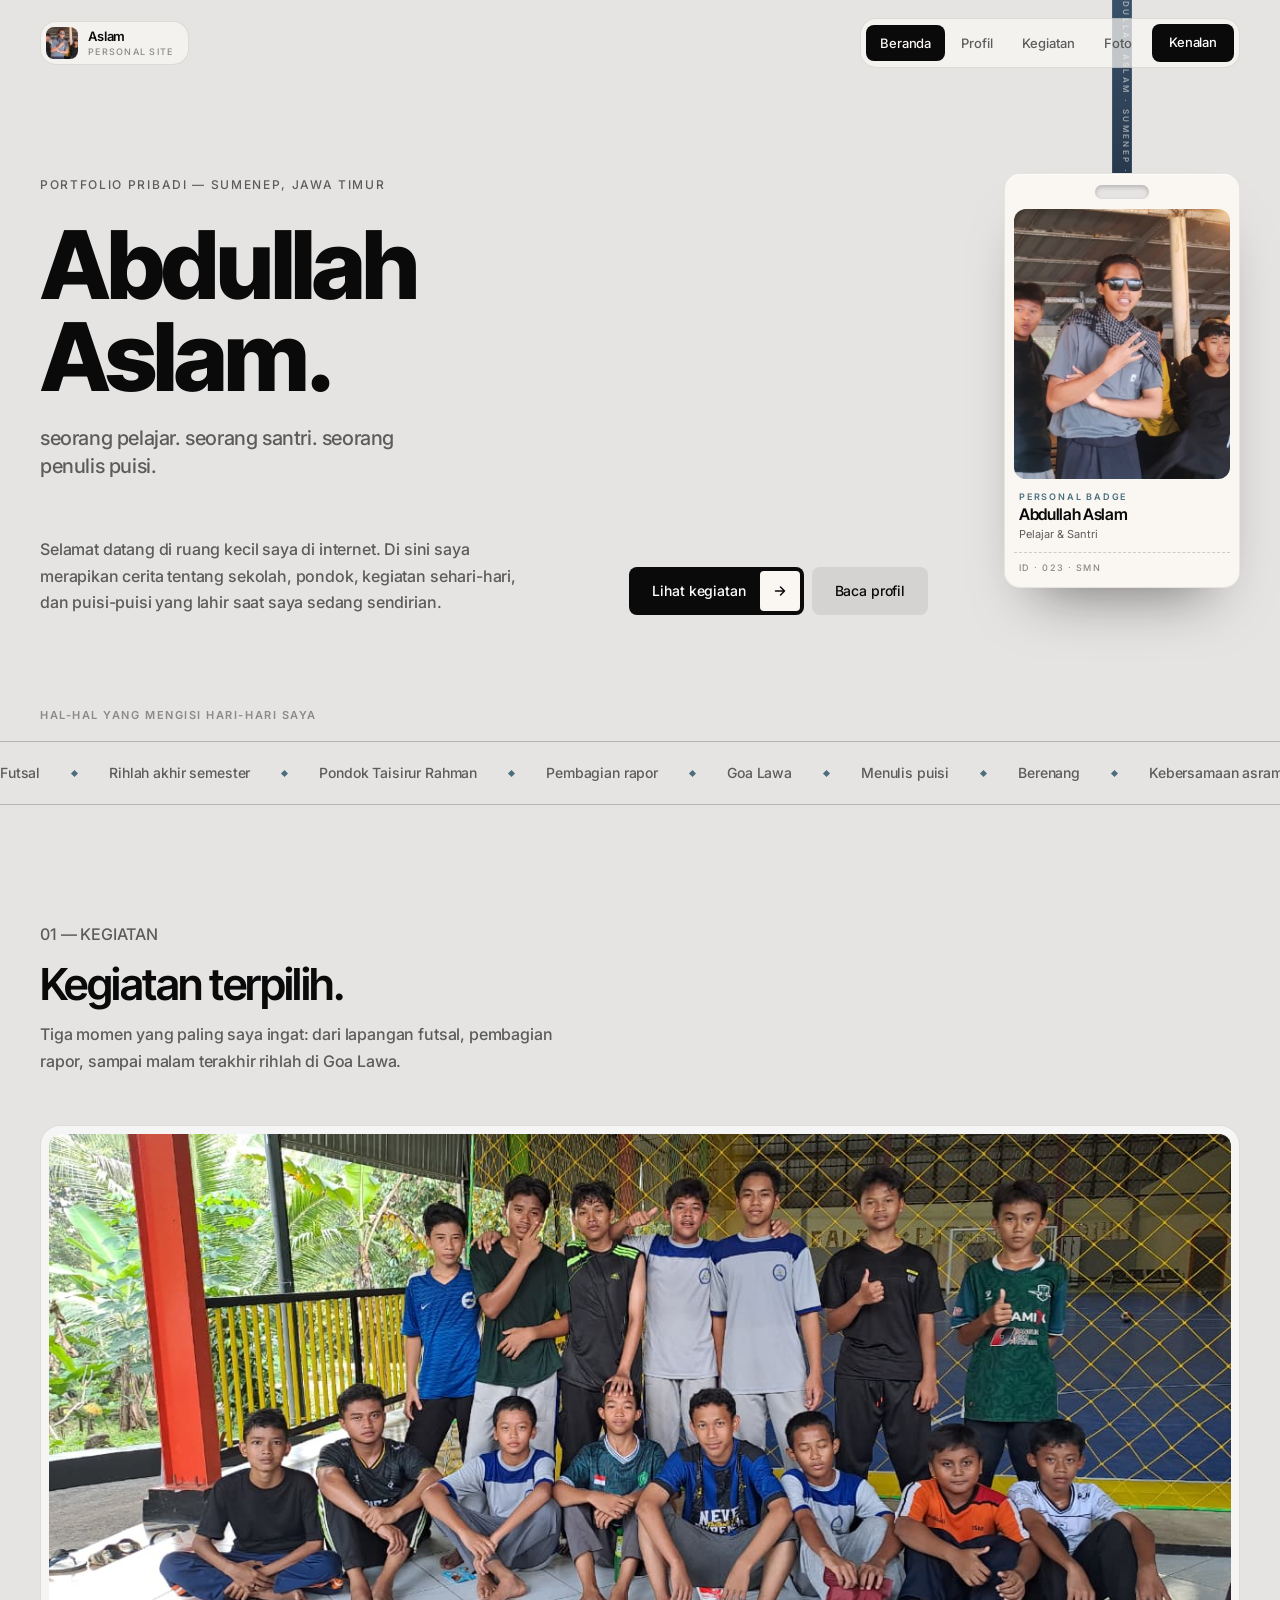
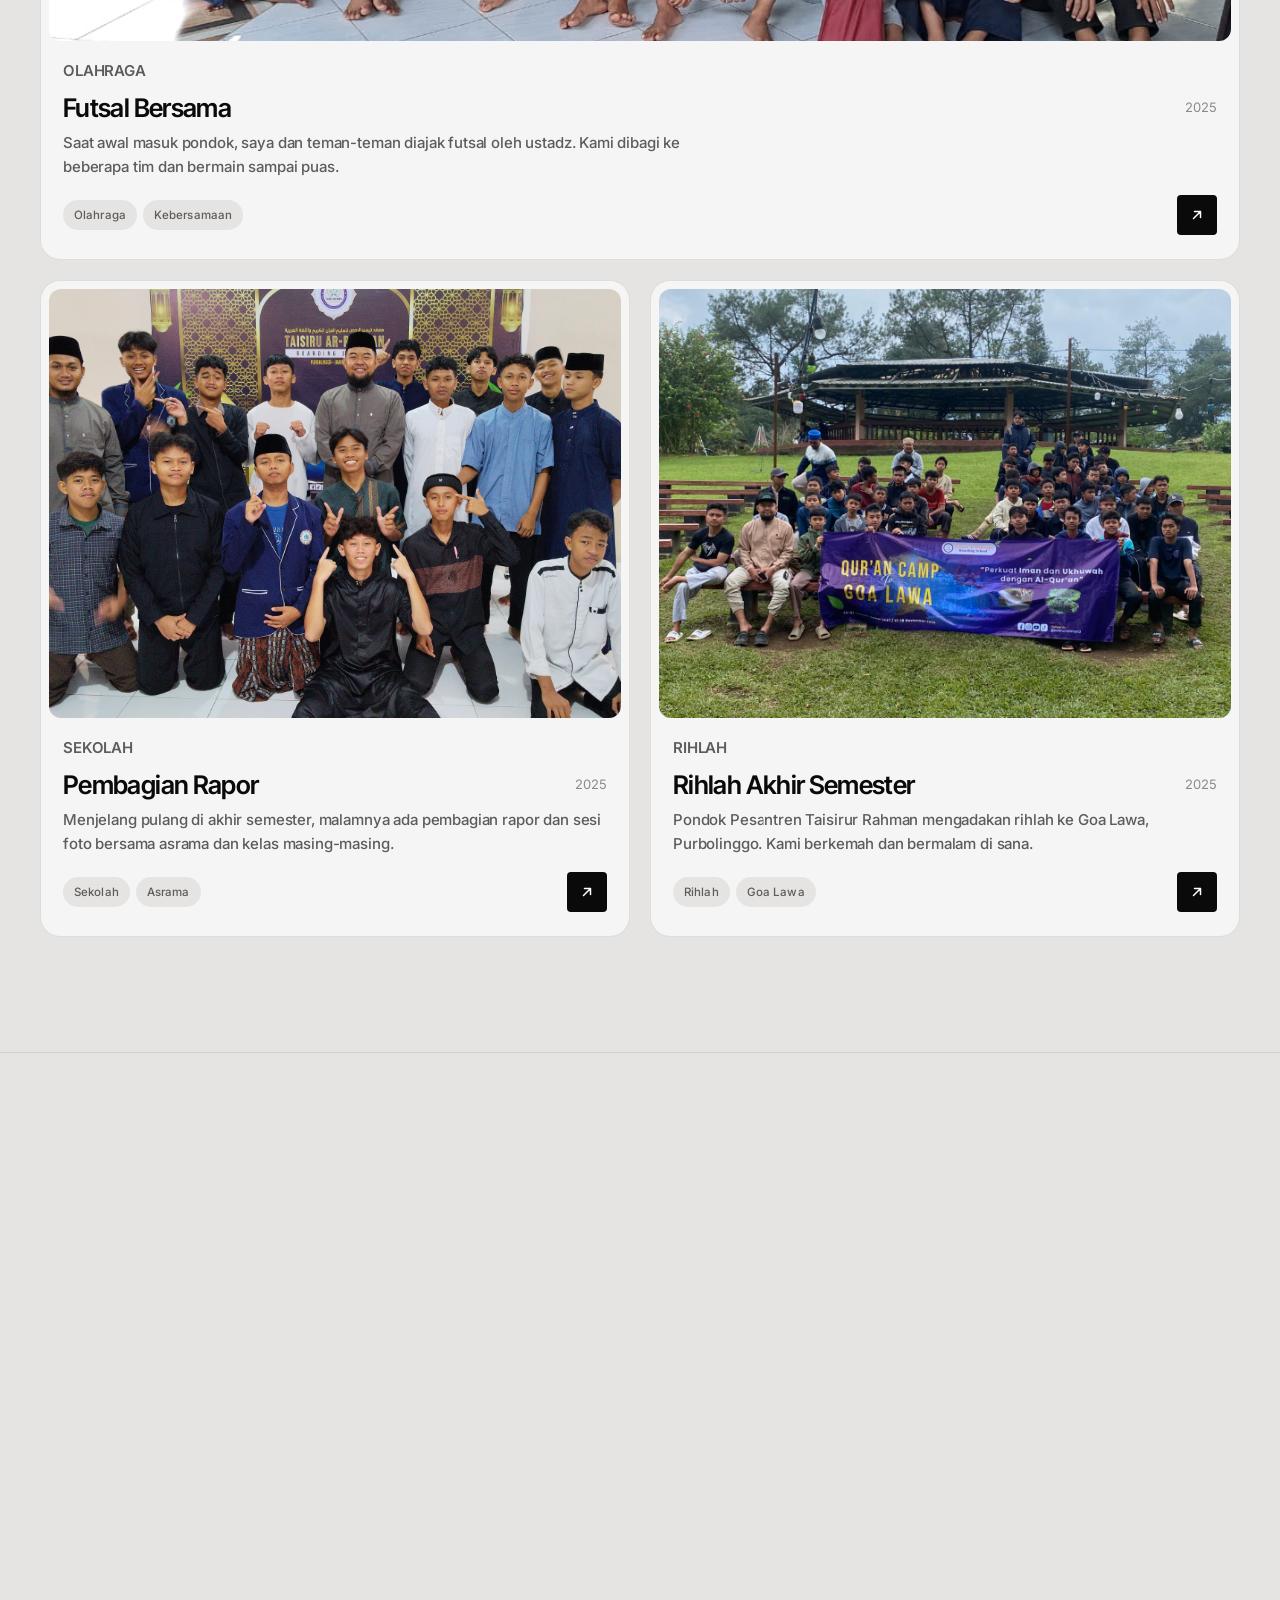
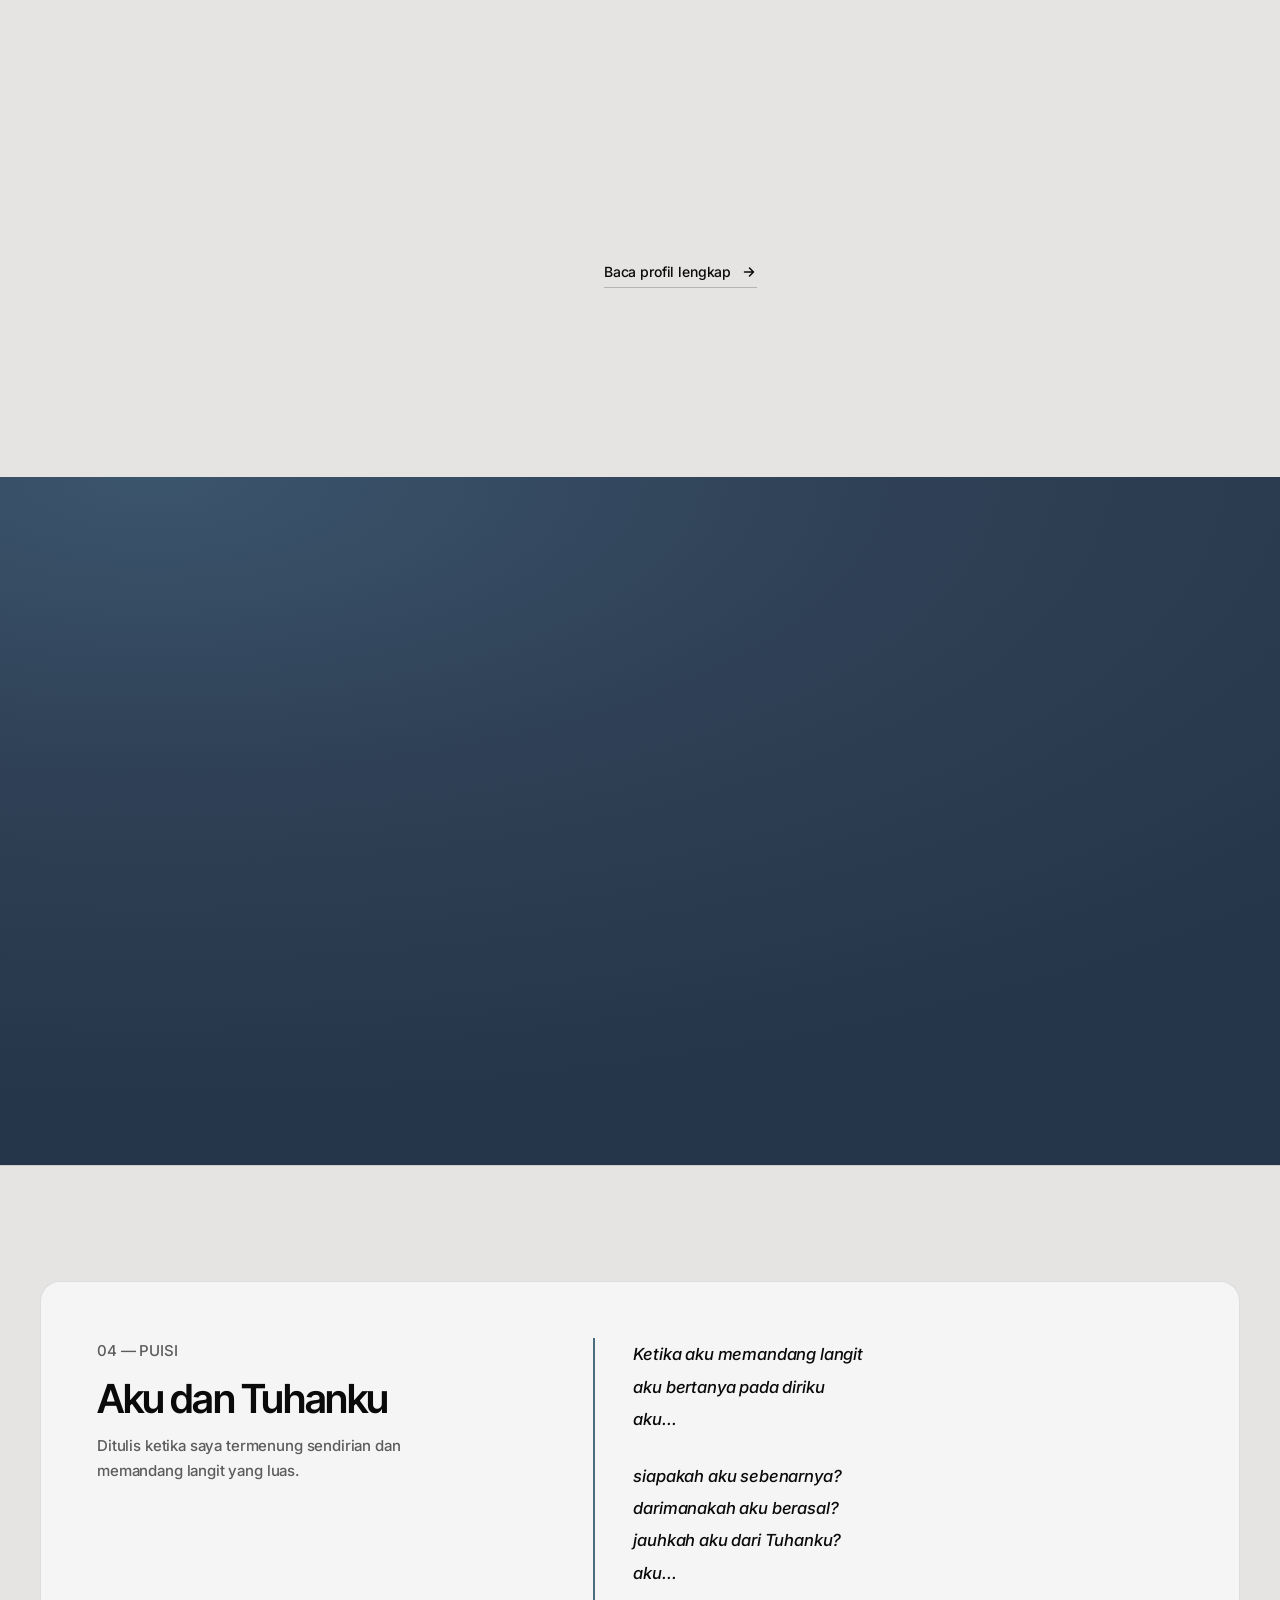
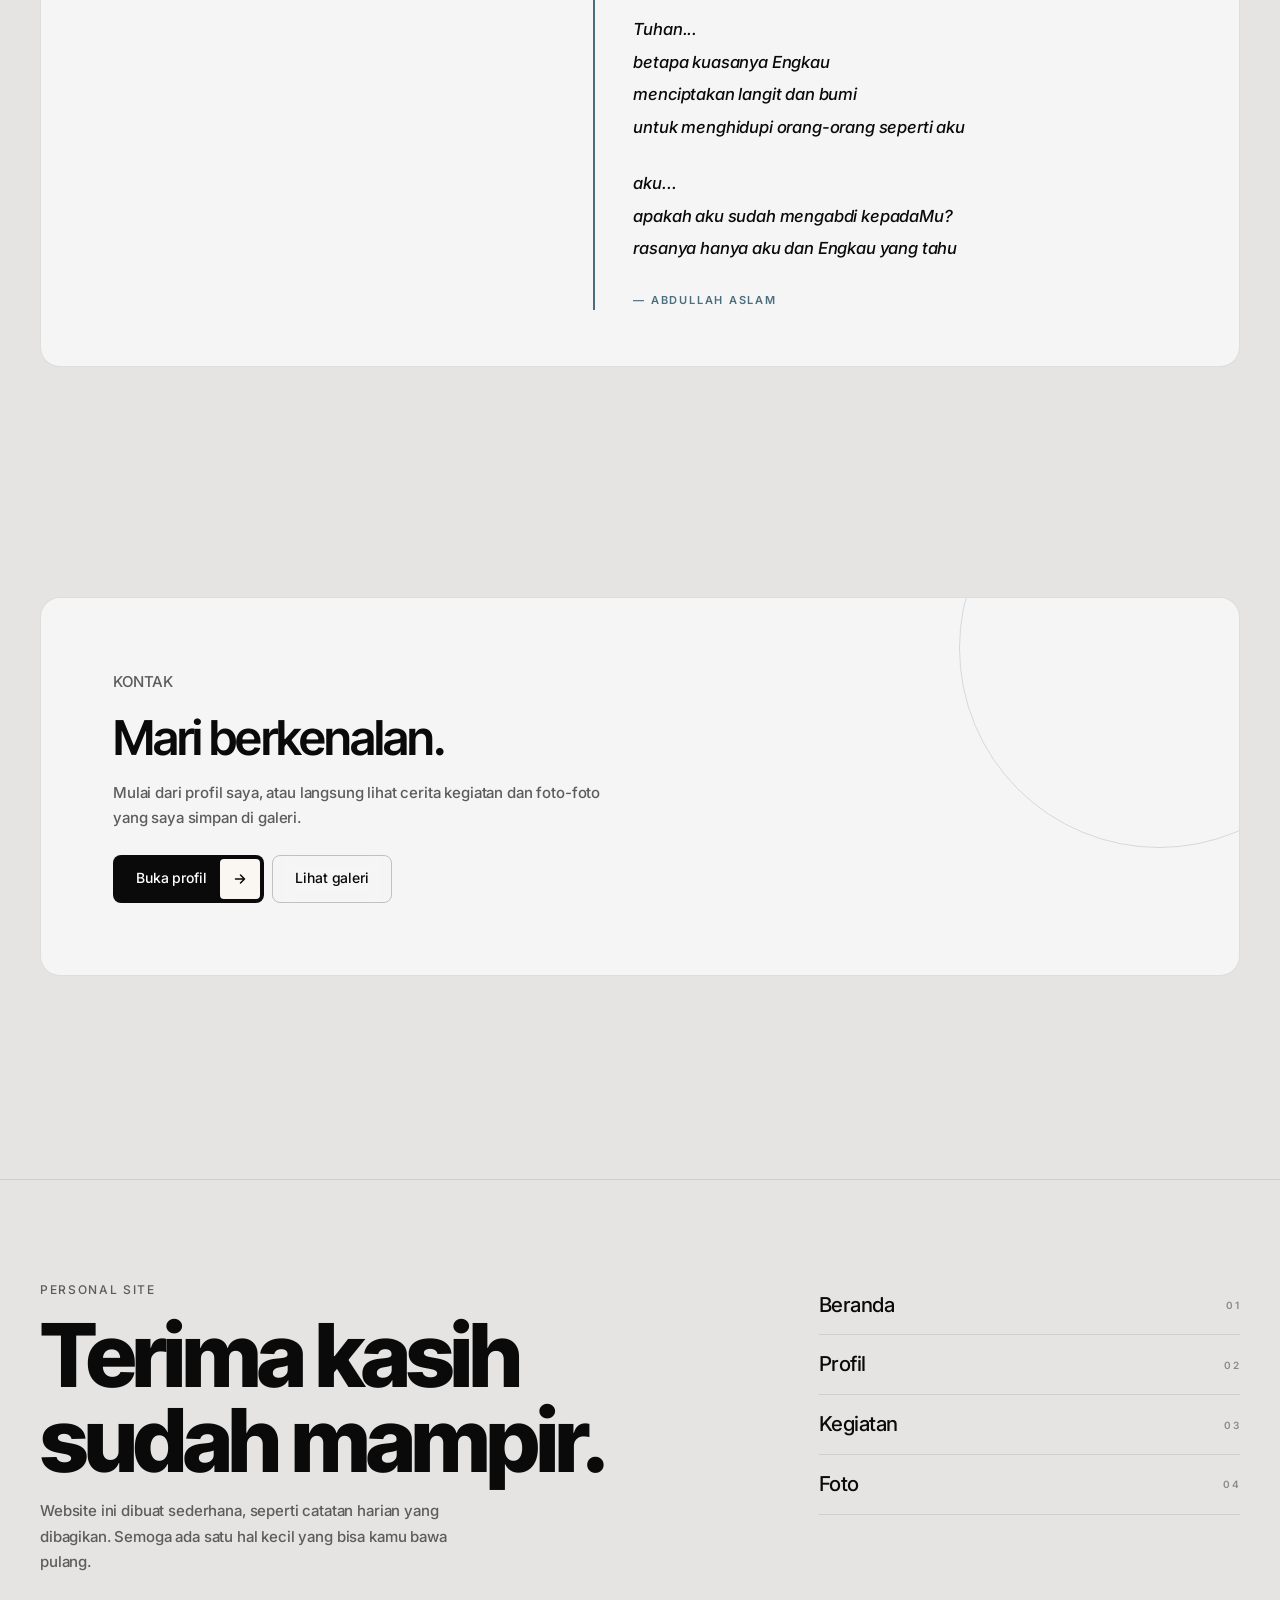
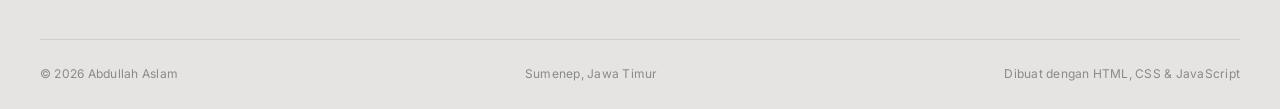
<file: index.html>
<!DOCTYPE html>
<html lang="id">
<head>
    <meta charset="UTF-8">
    <meta name="viewport" content="width=device-width, initial-scale=1.0">
    <title>Abdullah Aslam — Beranda</title>
    <meta name="description" content="Website pribadi Abdullah Aslam: profil, kegiatan, puisi, dan galeri foto dari sekolah dan pondok pesantren.">
    <link rel="icon" href="data:image/svg+xml,%3Csvg xmlns='http://www.w3.org/2000/svg' viewBox='0 0 64 64'%3E%3Crect width='64' height='64' rx='16' fill='%230d0d0d'/%3E%3Ctext x='32' y='44' font-family='Arial, sans-serif' font-size='34' font-weight='700' fill='%23ffffff' text-anchor='middle'%3EA%3C/text%3E%3C/svg%3E">
    <link rel="preconnect" href="https://fonts.googleapis.com">
    <link rel="preconnect" href="https://fonts.gstatic.com" crossorigin>
    <link href="https://fonts.googleapis.com/css2?family=Inter+Tight:wght@400..800&family=Inter:wght@300..700&display=swap" rel="stylesheet">
    <link rel="stylesheet" href="style.css">
</head>
<body>

    <a class="skip-link" href="#main">Lompat ke konten</a>

    <header class="site-header">
        <nav class="nav" aria-label="Navigasi utama">
            <a class="nav-brand" href="index.html">
                <span class="brand-avatar">
                    <img src="IMG (241)1.jpeg" alt="Foto Abdullah Aslam" onerror="this.src='https://via.placeholder.com/72'">
                </span>
                <span class="brand-text">Aslam<small>Personal site</small></span>
            </a>
            <div class="nav-pill">
                <ul class="nav-links">
                    <li><a href="index.html">Beranda</a></li>
                    <li><a href="profile.html">Profil</a></li>
                    <li><a href="kegiatan.html">Kegiatan</a></li>
                    <li><a href="foto.html">Foto</a></li>
                </ul>
                <a class="btn btn-dark btn-sm nav-cta" href="profile.html">Kenalan</a>
            </div>
            <button class="nav-toggle" type="button" aria-label="Buka menu" aria-expanded="false" aria-controls="mobile-nav">
                <span></span><span></span><span></span>
            </button>
        </nav>
    </header>

    <div class="mobile-nav" id="mobile-nav" aria-hidden="true">
        <ul class="mobile-nav-links">
            <li><a href="index.html">Beranda <span class="idx">01</span></a></li>
            <li><a href="profile.html">Profil <span class="idx">02</span></a></li>
            <li><a href="kegiatan.html">Kegiatan <span class="idx">03</span></a></li>
            <li><a href="foto.html">Foto <span class="idx">04</span></a></li>
        </ul>
        <div class="mobile-nav-foot">
            <span>Sumenep, Jawa Timur</span>
            <a class="btn btn-dark" href="profile.html">
                Kenali saya
                <svg width="16" height="16" viewBox="0 0 16 16" fill="none" aria-hidden="true"><path d="M4.5 11.5 11.5 4.5M5.5 4.5h6v6" stroke="currentColor" stroke-width="1.5" stroke-linecap="round" stroke-linejoin="round"/></svg>
            </a>
        </div>
    </div>

    <main id="main">

        <section class="hero">
            <div class="container hero-inner">
                <div class="hero-main">
                    <p class="eyebrow">Portfolio pribadi — Sumenep, Jawa Timur</p>
                    <h1 class="hero-title">
                        <span class="line">Abdullah</span>
                        <span class="line">Aslam.</span>
                        <span class="line hero-roles">seorang pelajar. seorang santri. seorang penulis puisi.</span>
                    </h1>

                    <div class="hero-bottom">
                        <p class="hero-copy">
                            Selamat datang di ruang kecil saya di internet. Di sini saya merapikan cerita
                            tentang sekolah, pondok, kegiatan sehari-hari, dan puisi-puisi yang lahir
                            saat saya sedang sendirian.
                        </p>
                        <div class="hero-actions">
                            <a class="btn btn-dark" href="kegiatan.html">
                                Lihat kegiatan
                                <svg width="16" height="16" viewBox="0 0 16 16" fill="none" aria-hidden="true"><path d="M3.5 8h9M8.5 4l4 4-4 4" stroke="currentColor" stroke-width="1.5" stroke-linecap="round" stroke-linejoin="round"/></svg>
                            </a>
                            <a class="btn btn-light" href="profile.html">Baca profil</a>
                        </div>
                    </div>
                </div>

                <div class="badge-scene" aria-hidden="true">
                    <span class="lanyard">Abdullah Aslam · Sumenep · 2026</span>
                    <div class="badge-card">
                        <div class="badge-photo">
                            <img src="IMG (241)1.jpeg" alt="">
                        </div>
                        <div class="badge-info">
                            <span class="badge-tag">Personal badge</span>
                            <strong>Abdullah Aslam</strong>
                            <span class="badge-role">Pelajar &amp; Santri</span>
                        </div>
                        <span class="badge-code">ID · 023 · SMN</span>
                    </div>
                </div>
            </div>

            <div class="marquee-wrap">
                <div class="container">
                    <p class="marquee-label">Hal-hal yang mengisi hari-hari saya</p>
                </div>
                <div class="marquee" aria-hidden="true">
                    <div class="marquee-track">
                        <div class="marquee-group">
                            <span class="marquee-item">Futsal</span><span class="dot"></span>
                            <span class="marquee-item">Rihlah akhir semester</span><span class="dot"></span>
                            <span class="marquee-item">Pondok Taisirur Rahman</span><span class="dot"></span>
                            <span class="marquee-item">Pembagian rapor</span><span class="dot"></span>
                            <span class="marquee-item">Goa Lawa</span><span class="dot"></span>
                            <span class="marquee-item">Menulis puisi</span><span class="dot"></span>
                            <span class="marquee-item">Berenang</span><span class="dot"></span>
                            <span class="marquee-item">Kebersamaan asrama</span><span class="dot"></span>
                        </div>
                        <div class="marquee-group">
                            <span class="marquee-item">Futsal</span><span class="dot"></span>
                            <span class="marquee-item">Rihlah akhir semester</span><span class="dot"></span>
                            <span class="marquee-item">Pondok Taisirur Rahman</span><span class="dot"></span>
                            <span class="marquee-item">Pembagian rapor</span><span class="dot"></span>
                            <span class="marquee-item">Goa Lawa</span><span class="dot"></span>
                            <span class="marquee-item">Menulis puisi</span><span class="dot"></span>
                            <span class="marquee-item">Berenang</span><span class="dot"></span>
                            <span class="marquee-item">Kebersamaan asrama</span><span class="dot"></span>
                        </div>
                    </div>
                </div>
            </div>
        </section>

        <section class="section">
            <div class="container">
                <div class="section-head" data-reveal>
                    <p class="eyebrow">01 — Kegiatan</p>
                    <h2>Kegiatan terpilih.</h2>
                    <p>
                        Tiga momen yang paling saya ingat: dari lapangan futsal, pembagian rapor,
                        sampai malam terakhir rihlah di Goa Lawa.
                    </p>
                </div>

                <div class="work-grid">
                    <a class="work-card" href="kegiatan.html" data-reveal>
                        <div class="work-media">
                            <img src="aslam (4).jpg" alt="Futsal bersama teman-teman di lapangan" loading="lazy" onerror="this.src='https://via.placeholder.com/1200x600?text=Futsal'">
                        </div>
                        <div class="work-body">
                            <p class="work-cat">Olahraga</p>
                            <div class="work-top">
                                <h3>Futsal Bersama</h3>
                                <span class="work-year">2025</span>
                            </div>
                            <p>
                                Saat awal masuk pondok, saya dan teman-teman diajak futsal oleh ustadz.
                                Kami dibagi ke beberapa tim dan bermain sampai puas.
                            </p>
                            <div class="work-foot">
                                <div class="chip-row">
                                    <span class="chip">Olahraga</span>
                                    <span class="chip">Kebersamaan</span>
                                </div>
                                <span class="arrow-dot">
                                    <svg width="16" height="16" viewBox="0 0 16 16" fill="none" aria-hidden="true"><path d="M4.5 11.5 11.5 4.5M5.5 4.5h6v6" stroke="currentColor" stroke-width="1.5" stroke-linecap="round" stroke-linejoin="round"/></svg>
                                </span>
                            </div>
                        </div>
                    </a>

                    <a class="work-card" href="kegiatan.html" data-reveal style="--d:.08s">
                        <div class="work-media">
                            <img src="aslam (2).jpg" alt="Pembagian rapor dan foto bersama" loading="lazy" onerror="this.src='https://via.placeholder.com/900x675?text=Rapor'">
                        </div>
                        <div class="work-body">
                            <p class="work-cat">Sekolah</p>
                            <div class="work-top">
                                <h3>Pembagian Rapor</h3>
                                <span class="work-year">2025</span>
                            </div>
                            <p>
                                Menjelang pulang di akhir semester, malamnya ada pembagian rapor
                                dan sesi foto bersama asrama dan kelas masing-masing.
                            </p>
                            <div class="work-foot">
                                <div class="chip-row">
                                    <span class="chip">Sekolah</span>
                                    <span class="chip">Asrama</span>
                                </div>
                                <span class="arrow-dot">
                                    <svg width="16" height="16" viewBox="0 0 16 16" fill="none" aria-hidden="true"><path d="M4.5 11.5 11.5 4.5M5.5 4.5h6v6" stroke="currentColor" stroke-width="1.5" stroke-linecap="round" stroke-linejoin="round"/></svg>
                                </span>
                            </div>
                        </div>
                    </a>

                    <a class="work-card" href="kegiatan.html" data-reveal style="--d:.16s">
                        <div class="work-media">
                            <img src="aslam (6).jpg" alt="Rihlah akhir semester di Goa Lawa" loading="lazy" onerror="this.src='https://via.placeholder.com/900x675?text=Rihlah'">
                        </div>
                        <div class="work-body">
                            <p class="work-cat">Rihlah</p>
                            <div class="work-top">
                                <h3>Rihlah Akhir Semester</h3>
                                <span class="work-year">2025</span>
                            </div>
                            <p>
                                Pondok Pesantren Taisirur Rahman mengadakan rihlah ke Goa Lawa,
                                Purbolinggo. Kami berkemah dan bermalam di sana.
                            </p>
                            <div class="work-foot">
                                <div class="chip-row">
                                    <span class="chip">Rihlah</span>
                                    <span class="chip">Goa Lawa</span>
                                </div>
                                <span class="arrow-dot">
                                    <svg width="16" height="16" viewBox="0 0 16 16" fill="none" aria-hidden="true"><path d="M4.5 11.5 11.5 4.5M5.5 4.5h6v6" stroke="currentColor" stroke-width="1.5" stroke-linecap="round" stroke-linejoin="round"/></svg>
                                </span>
                            </div>
                        </div>
                    </a>
                </div>
            </div>
        </section>

        <section class="section section-line" id="tentang">
            <div class="container">
                <div class="section-head" data-reveal>
                    <p class="eyebrow">02 — Tentang</p>
                    <h2>Tentang saya.</h2>
                </div>

                <div class="about-grid">
                    <div class="about-media" data-reveal>
                        <div class="portrait-card">
                            <img src="IMG (241)1.jpeg" alt="Potret Abdullah Aslam" loading="lazy" onerror="this.src='https://via.placeholder.com/720x900?text=Foto+Aslam'">
                            <div class="portrait-foot">
                                <span>Abdullah Aslam</span>
                                <span>Sumenep, 2010</span>
                            </div>
                        </div>
                    </div>

                    <div class="about-content">
                        <div data-reveal>
                            <p class="about-lead">
                                Saya Abdullah Aslam, pelajar SMA yang juga santri di Pondok
                                Pesantren Taisirur Rahman.
                            </p>
                            <p>
                                Hari-hari saya berputar antara kelas, asrama, lapangan futsal, dan
                                sesekali menulis puisi. Bagi saya, hal-hal biasa itu justru yang paling
                                layak diceritakan.
                            </p>
                        </div>

                        <dl class="fact-list" data-reveal style="--d:.08s">
                            <div class="fact-row">
                                <dt>Nama lengkap</dt>
                                <dd>Abdullah Aslam</dd>
                            </div>
                            <div class="fact-row">
                                <dt>Tempat, tanggal lahir</dt>
                                <dd>Sumenep, 23 Februari 2010</dd>
                            </div>
                            <div class="fact-row">
                                <dt>Jenjang</dt>
                                <dd>SMA</dd>
                            </div>
                            <div class="fact-row">
                                <dt>Hobi</dt>
                                <dd>Futsal, berenang, menulis puisi</dd>
                            </div>
                        </dl>

                        <div class="stats" data-reveal style="--d:.12s">
                            <div class="stat">
                                <strong>SMA</strong>
                                <span>Jenjang saat ini</span>
                            </div>
                            <div class="stat">
                                <strong>3+</strong>
                                <span>Kegiatan terdokumentasi</span>
                            </div>
                            <div class="stat">
                                <strong>12</strong>
                                <span>Foto di galeri</span>
                            </div>
                        </div>

                        <a class="link-arrow" href="profile.html">
                            Baca profil lengkap
                            <svg width="16" height="16" viewBox="0 0 16 16" fill="none" aria-hidden="true"><path d="M3.5 8h9M8.5 4l4 4-4 4" stroke="currentColor" stroke-width="1.5" stroke-linecap="round" stroke-linejoin="round"/></svg>
                        </a>
                    </div>
                </div>
            </div>
        </section>

        <section class="section section--dark" id="galeri">
            <div class="container">
                <div class="section-head-row" data-reveal>
                    <div class="section-head">
                        <p class="eyebrow">03 — Galeri</p>
                        <h2>Potongan kenangan.</h2>
                        <p>Beberapa foto dari kegiatan sekolah, asrama, dan rihlah yang saya simpan.</p>
                    </div>
                    <a class="section-link" href="foto.html">
                        Semua foto
                        <svg width="16" height="16" viewBox="0 0 16 16" fill="none" aria-hidden="true"><path d="M3.5 8h9M8.5 4l4 4-4 4" stroke="currentColor" stroke-width="1.5" stroke-linecap="round" stroke-linejoin="round"/></svg>
                    </a>
                </div>

                <div class="gallery-grid">
                    <a class="gallery-item" href="foto.html" data-reveal>
                        <img src="IMG (193).jpeg" alt="Perjalanan ke Curug" loading="lazy" onerror="this.src='https://via.placeholder.com/600?text=Foto'">
                        <span class="gallery-cap">Perjalanan ke Curug</span>
                    </a>
                    <a class="gallery-item" href="foto.html" data-reveal style="--d:.06s">
                        <img src="aslam (9).jpg" alt="Kerja bakti bersama" loading="lazy" onerror="this.src='https://via.placeholder.com/600?text=Foto'">
                        <span class="gallery-cap">Kerja bakti</span>
                    </a>
                    <a class="gallery-item" href="foto.html" data-reveal style="--d:.12s">
                        <img src="aslam (5).JPG" alt="Kegiatan MPLS" loading="lazy" onerror="this.src='https://via.placeholder.com/600?text=Foto'">
                        <span class="gallery-cap">MPLS</span>
                    </a>
                    <a class="gallery-item" href="foto.html" data-reveal style="--d:.18s">
                        <img src="IMG (104).jpeg" alt="Memasak mi bersama teman" loading="lazy" onerror="this.src='https://via.placeholder.com/600?text=Foto'">
                        <span class="gallery-cap">Memasak mi</span>
                    </a>
                </div>
            </div>
        </section>

        <section class="section section-line" id="puisi">
            <div class="container">
                <div class="poem-card" data-reveal>
                    <div class="poem-head">
                        <p class="eyebrow">04 — Puisi</p>
                        <h2>Aku dan Tuhanku</h2>
                        <p>Ditulis ketika saya termenung sendirian dan memandang langit yang luas.</p>
                    </div>
                    <div class="poem-text">
                        <p>
                            Ketika aku memandang langit<br>
                            aku bertanya pada diriku<br>
                            aku...
                        </p>
                        <p>
                            siapakah aku sebenarnya?<br>
                            darimanakah aku berasal?<br>
                            jauhkah aku dari Tuhanku?<br>
                            aku...
                        </p>
                        <p>
                            Tuhan...<br>
                            betapa kuasanya Engkau<br>
                            menciptakan langit dan bumi<br>
                            untuk menghidupi orang-orang seperti aku
                        </p>
                        <p>
                            aku...<br>
                            apakah aku sudah mengabdi kepadaMu?<br>
                            rasanya hanya aku dan Engkau yang tahu
                        </p>
                        <span class="poem-sign">— Abdullah Aslam</span>
                    </div>
                </div>
            </div>
        </section>

        <section class="section">
            <div class="container">
                <div class="cta-card" data-reveal>
                    <p class="eyebrow">Kontak</p>
                    <h2>Mari berkenalan.</h2>
                    <p>
                        Mulai dari profil saya, atau langsung lihat cerita kegiatan dan foto-foto
                        yang saya simpan di galeri.
                    </p>
                    <div class="cta-actions">
                        <a class="btn btn-dark" href="profile.html">
                            Buka profil
                            <svg width="16" height="16" viewBox="0 0 16 16" fill="none" aria-hidden="true"><path d="M3.5 8h9M8.5 4l4 4-4 4" stroke="currentColor" stroke-width="1.5" stroke-linecap="round" stroke-linejoin="round"/></svg>
                        </a>
                        <a class="btn btn-light" href="foto.html">Lihat galeri</a>
                    </div>
                </div>
            </div>
        </section>

    </main>

    <footer class="site-footer">
        <div class="container">
            <div class="footer-top">
                <div>
                    <p class="eyebrow">Personal site</p>
                    <h2 class="footer-title">Terima kasih sudah mampir.</h2>
                    <p class="footer-copy">
                        Website ini dibuat sederhana, seperti catatan harian yang dibagikan.
                        Semoga ada satu hal kecil yang bisa kamu bawa pulang.
                    </p>
                </div>
                <nav class="footer-nav" aria-label="Navigasi footer">
                    <a href="index.html">Beranda <span>01</span></a>
                    <a href="profile.html">Profil <span>02</span></a>
                    <a href="kegiatan.html">Kegiatan <span>03</span></a>
                    <a href="foto.html">Foto <span>04</span></a>
                </nav>
            </div>
            <div class="footer-bottom">
                <span>&copy; <span data-year>2026</span> Abdullah Aslam</span>
                <span>Sumenep, Jawa Timur</span>
                <span>Dibuat dengan HTML, CSS &amp; JavaScript</span>
            </div>
        </div>
    </footer>

    <script src="script.js"></script>
</body>
</html>
</file>
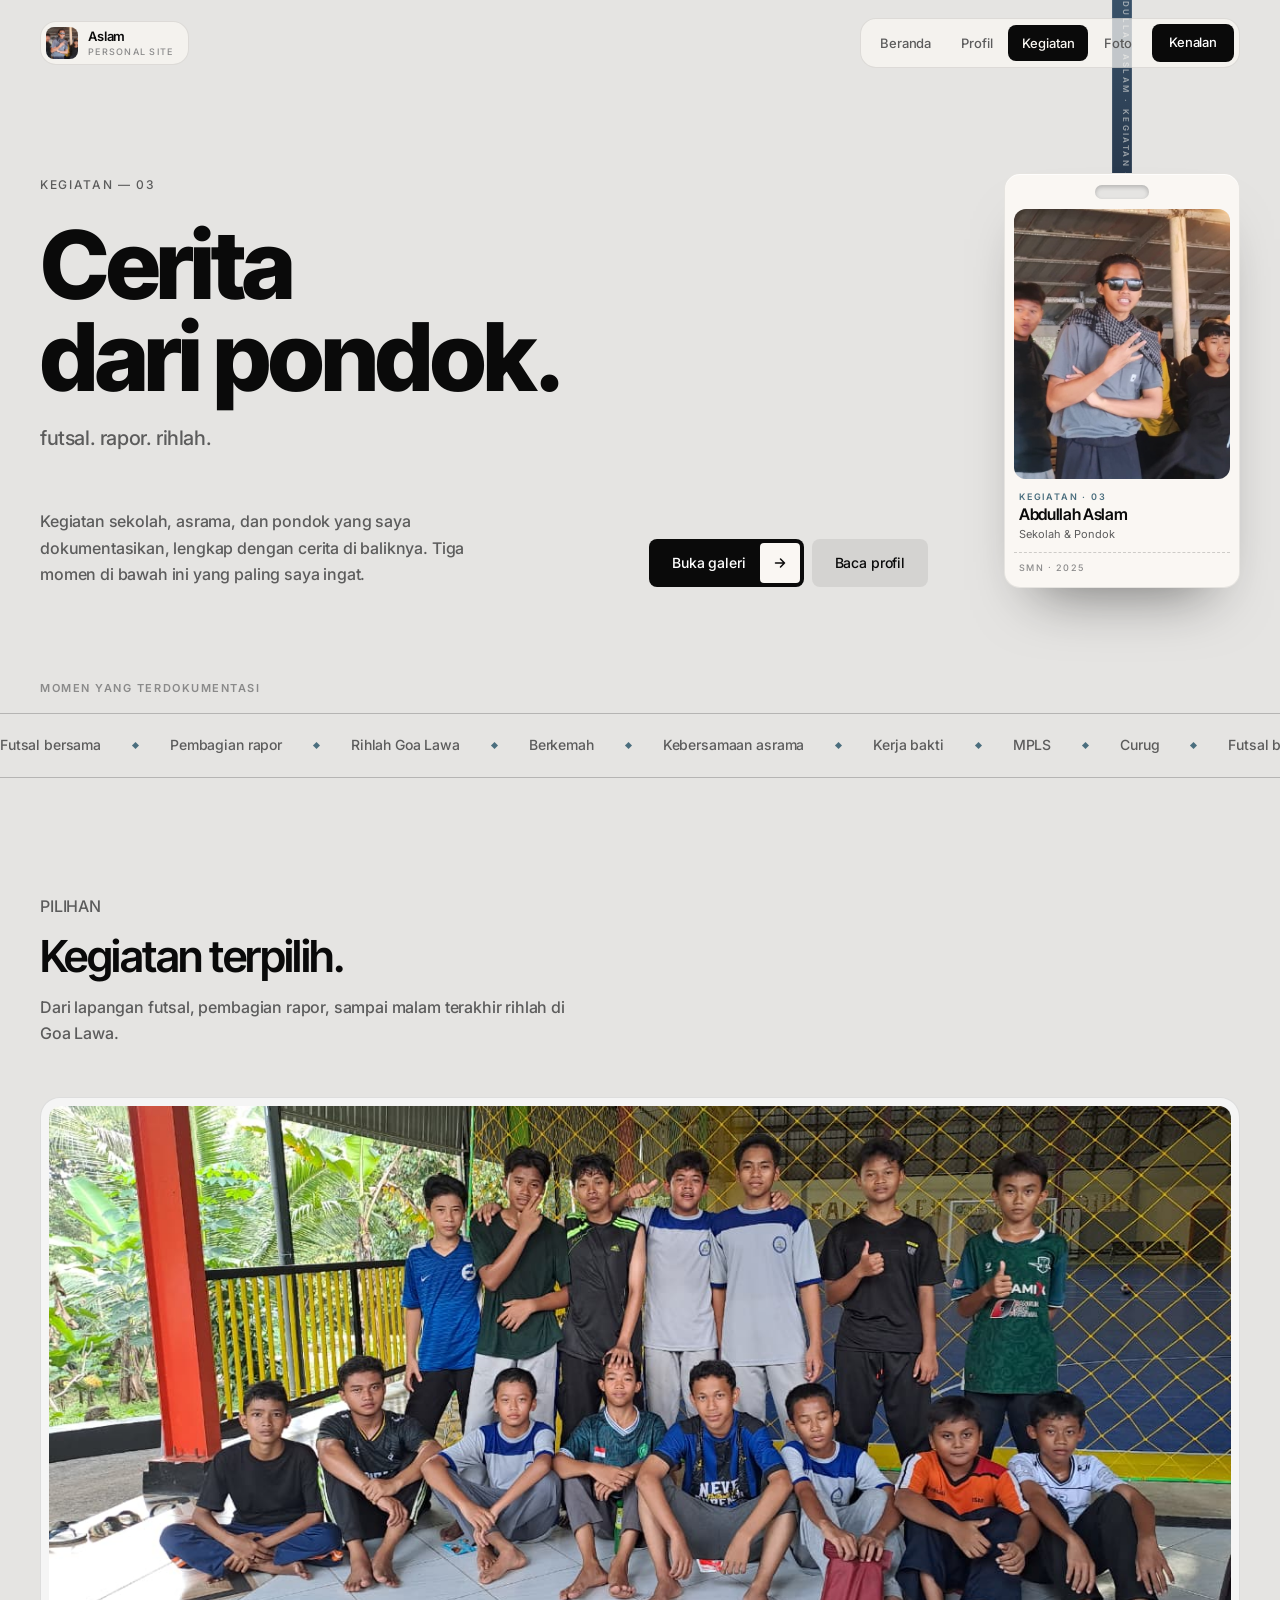
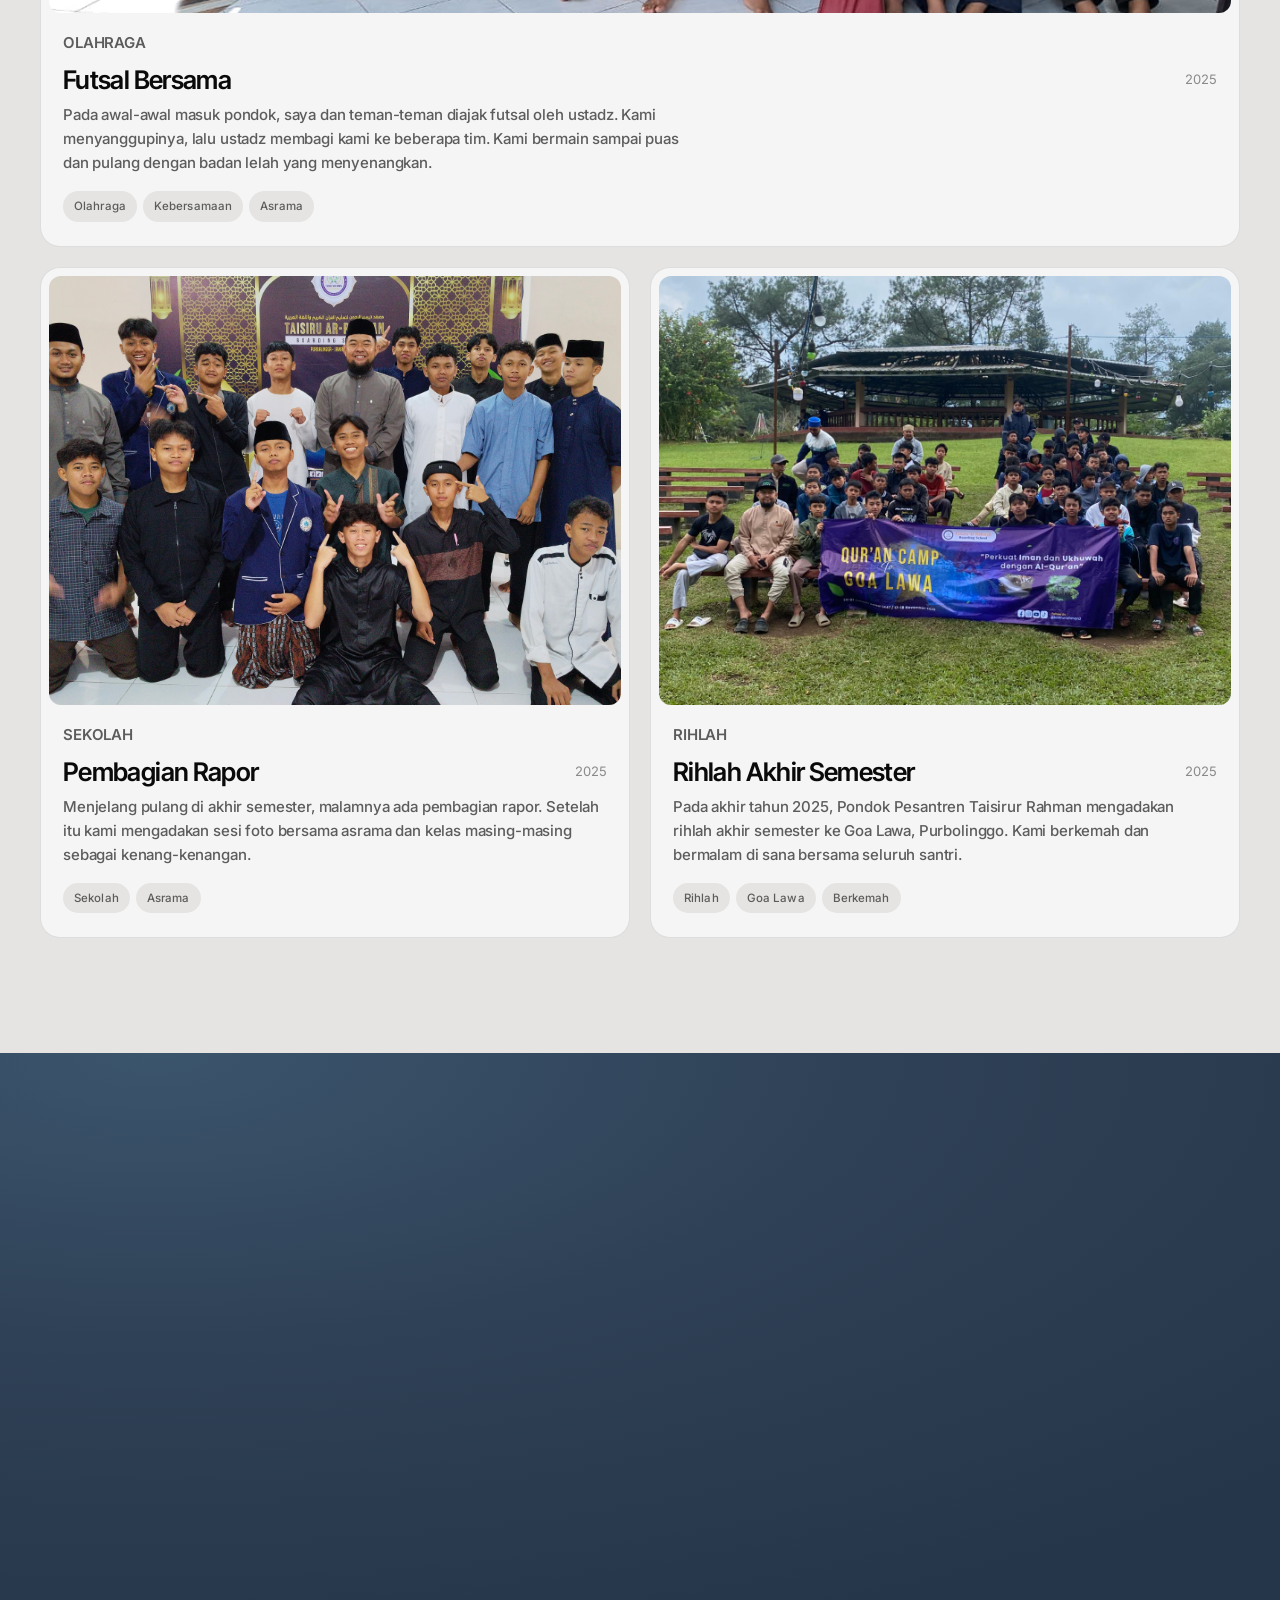
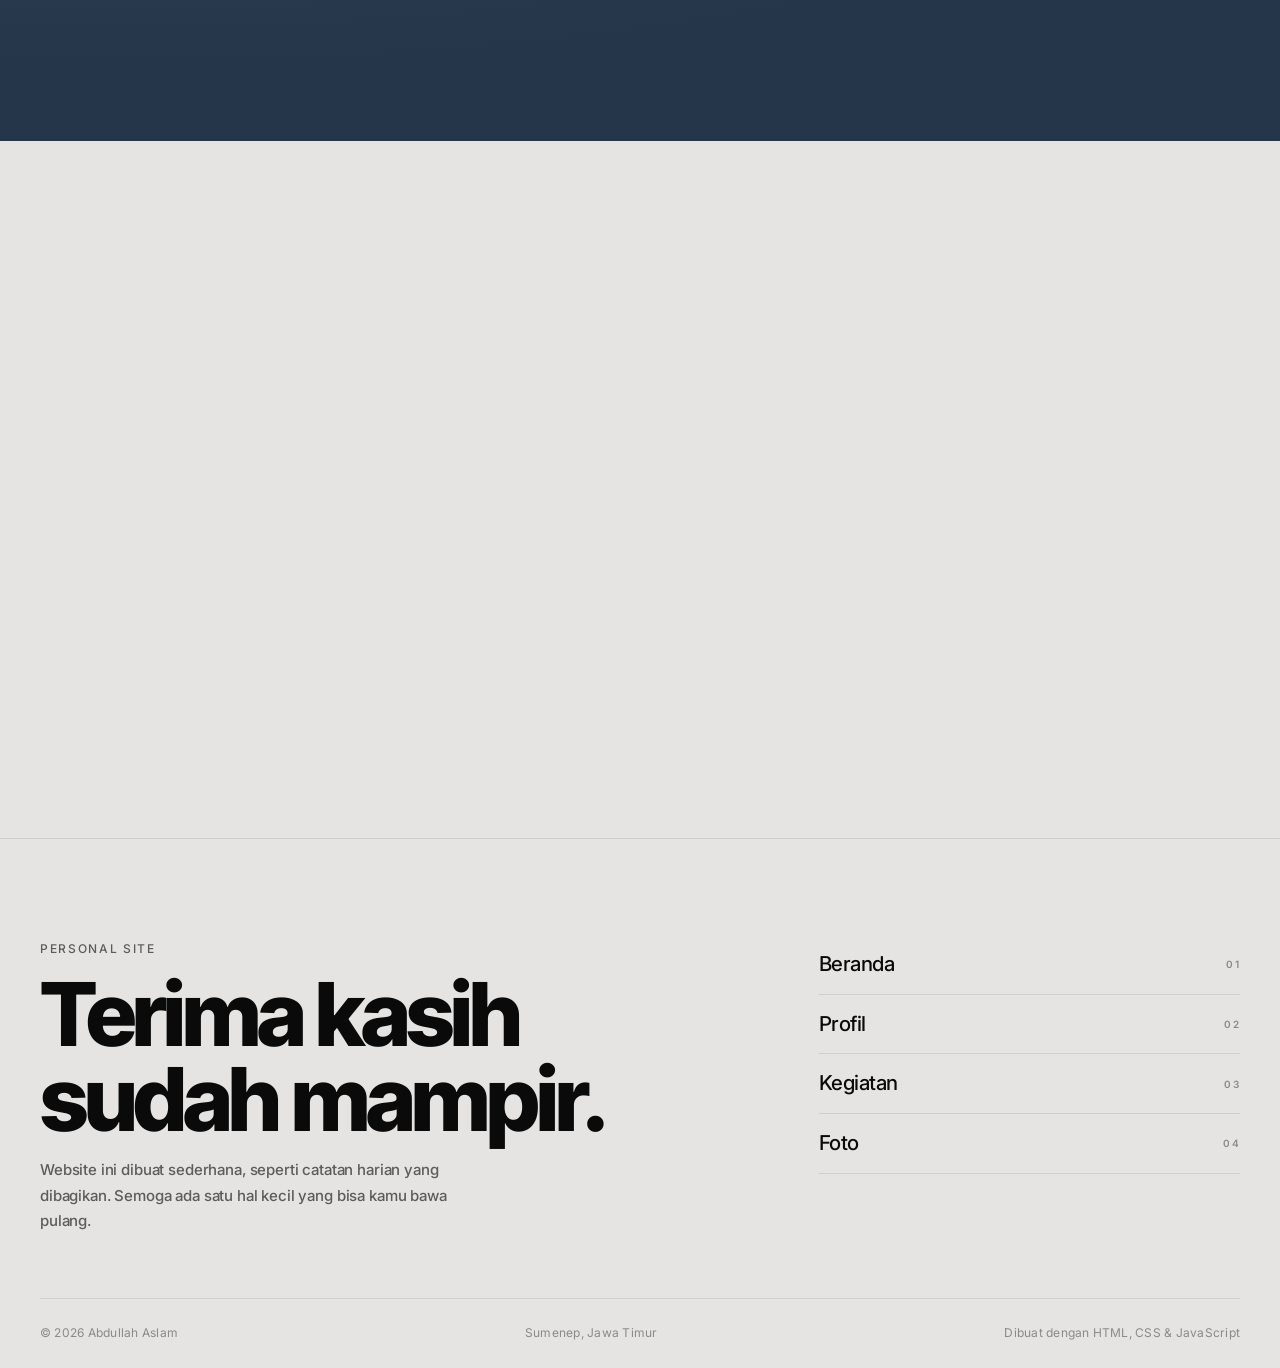
<file: kegiatan.html>
<!DOCTYPE html>
<html lang="id">
<head>
    <meta charset="UTF-8">
    <meta name="viewport" content="width=device-width, initial-scale=1.0">
    <title>Kegiatan — Abdullah Aslam</title>
    <meta name="description" content="Kegiatan Abdullah Aslam di sekolah dan Pondok Pesantren Taisirur Rahman: futsal, pembagian rapor, dan rihlah akhir semester.">
    <link rel="icon" href="data:image/svg+xml,%3Csvg xmlns='http://www.w3.org/2000/svg' viewBox='0 0 64 64'%3E%3Crect width='64' height='64' rx='16' fill='%230d0d0d'/%3E%3Ctext x='32' y='44' font-family='Arial, sans-serif' font-size='34' font-weight='700' fill='%23ffffff' text-anchor='middle'%3EA%3C/text%3E%3C/svg%3E">
    <link rel="preconnect" href="https://fonts.googleapis.com">
    <link rel="preconnect" href="https://fonts.gstatic.com" crossorigin>
    <link href="https://fonts.googleapis.com/css2?family=Inter+Tight:wght@400..800&family=Inter:wght@300..700&display=swap" rel="stylesheet">
    <link rel="stylesheet" href="style.css">
</head>
<body>

    <a class="skip-link" href="#main">Lompat ke konten</a>

    <header class="site-header">
        <nav class="nav" aria-label="Navigasi utama">
            <a class="nav-brand" href="index.html">
                <span class="brand-avatar">
                    <img src="IMG (241)1.jpeg" alt="Foto Abdullah Aslam" onerror="this.src='https://via.placeholder.com/72'">
                </span>
                <span class="brand-text">Aslam<small>Personal site</small></span>
            </a>
            <div class="nav-pill">
                <ul class="nav-links">
                    <li><a href="index.html">Beranda</a></li>
                    <li><a href="profile.html">Profil</a></li>
                    <li><a href="kegiatan.html">Kegiatan</a></li>
                    <li><a href="foto.html">Foto</a></li>
                </ul>
                <a class="btn btn-dark btn-sm nav-cta" href="profile.html">Kenalan</a>
            </div>
            <button class="nav-toggle" type="button" aria-label="Buka menu" aria-expanded="false" aria-controls="mobile-nav">
                <span></span><span></span><span></span>
            </button>
        </nav>
    </header>

    <div class="mobile-nav" id="mobile-nav" aria-hidden="true">
        <ul class="mobile-nav-links">
            <li><a href="index.html">Beranda <span class="idx">01</span></a></li>
            <li><a href="profile.html">Profil <span class="idx">02</span></a></li>
            <li><a href="kegiatan.html">Kegiatan <span class="idx">03</span></a></li>
            <li><a href="foto.html">Foto <span class="idx">04</span></a></li>
        </ul>
        <div class="mobile-nav-foot">
            <span>Sumenep, Jawa Timur</span>
            <a class="btn btn-dark" href="foto.html">
                Lihat galeri
                <svg width="16" height="16" viewBox="0 0 16 16" fill="none" aria-hidden="true"><path d="M4.5 11.5 11.5 4.5M5.5 4.5h6v6" stroke="currentColor" stroke-width="1.5" stroke-linecap="round" stroke-linejoin="round"/></svg>
            </a>
        </div>
    </div>

    <main id="main">

        <section class="hero">
            <div class="container hero-inner">
                <div class="hero-main">
                    <p class="eyebrow">Kegiatan — 03</p>
                    <h1 class="hero-title">
                        <span class="line">Cerita</span>
                        <span class="line">dari pondok.</span>
                        <span class="line hero-roles">futsal. rapor. rihlah.</span>
                    </h1>

                    <div class="hero-bottom">
                        <p class="hero-copy">
                            Kegiatan sekolah, asrama, dan pondok yang saya dokumentasikan, lengkap
                            dengan cerita di baliknya. Tiga momen di bawah ini yang paling saya ingat.
                        </p>
                        <div class="hero-actions">
                            <a class="btn btn-dark" href="foto.html">
                                Buka galeri
                                <svg width="16" height="16" viewBox="0 0 16 16" fill="none" aria-hidden="true"><path d="M3.5 8h9M8.5 4l4 4-4 4" stroke="currentColor" stroke-width="1.5" stroke-linecap="round" stroke-linejoin="round"/></svg>
                            </a>
                            <a class="btn btn-light" href="profile.html">Baca profil</a>
                        </div>
                    </div>
                </div>

                <div class="badge-scene" aria-hidden="true">
                    <span class="lanyard">Abdullah Aslam · Kegiatan · 2026</span>
                    <div class="badge-card">
                        <div class="badge-photo">
                            <img src="IMG (241)1.jpeg" alt="">
                        </div>
                        <div class="badge-info">
                            <span class="badge-tag">Kegiatan · 03</span>
                            <strong>Abdullah Aslam</strong>
                            <span class="badge-role">Sekolah &amp; Pondok</span>
                        </div>
                        <span class="badge-code">SMN · 2025</span>
                    </div>
                </div>
            </div>

            <div class="marquee-wrap">
                <div class="container">
                    <p class="marquee-label">Momen yang terdokumentasi</p>
                </div>
                <div class="marquee" aria-hidden="true">
                    <div class="marquee-track">
                        <div class="marquee-group">
                            <span class="marquee-item">Futsal bersama</span><span class="dot"></span>
                            <span class="marquee-item">Pembagian rapor</span><span class="dot"></span>
                            <span class="marquee-item">Rihlah Goa Lawa</span><span class="dot"></span>
                            <span class="marquee-item">Berkemah</span><span class="dot"></span>
                            <span class="marquee-item">Kebersamaan asrama</span><span class="dot"></span>
                            <span class="marquee-item">Kerja bakti</span><span class="dot"></span>
                            <span class="marquee-item">MPLS</span><span class="dot"></span>
                            <span class="marquee-item">Curug</span><span class="dot"></span>
                        </div>
                        <div class="marquee-group">
                            <span class="marquee-item">Futsal bersama</span><span class="dot"></span>
                            <span class="marquee-item">Pembagian rapor</span><span class="dot"></span>
                            <span class="marquee-item">Rihlah Goa Lawa</span><span class="dot"></span>
                            <span class="marquee-item">Berkemah</span><span class="dot"></span>
                            <span class="marquee-item">Kebersamaan asrama</span><span class="dot"></span>
                            <span class="marquee-item">Kerja bakti</span><span class="dot"></span>
                            <span class="marquee-item">MPLS</span><span class="dot"></span>
                            <span class="marquee-item">Curug</span><span class="dot"></span>
                        </div>
                    </div>
                </div>
            </div>
        </section>

        <section class="section">
            <div class="container">
                <div class="section-head" data-reveal>
                    <p class="eyebrow">Pilihan</p>
                    <h2>Kegiatan terpilih.</h2>
                    <p>
                        Dari lapangan futsal, pembagian rapor, sampai malam terakhir rihlah
                        di Goa Lawa.
                    </p>
                </div>

                <div class="work-grid">
                    <article class="work-card" data-reveal>
                        <div class="work-media">
                            <img src="aslam (4).jpg" alt="Futsal bersama teman-teman di lapangan" loading="lazy" onerror="this.src='https://via.placeholder.com/1200x600?text=Futsal'">
                        </div>
                        <div class="work-body">
                            <p class="work-cat">Olahraga</p>
                            <div class="work-top">
                                <h3>Futsal Bersama</h3>
                                <span class="work-year">2025</span>
                            </div>
                            <p>
                                Pada awal-awal masuk pondok, saya dan teman-teman diajak futsal oleh
                                ustadz. Kami menyanggupinya, lalu ustadz membagi kami ke beberapa tim.
                                Kami bermain sampai puas dan pulang dengan badan lelah yang
                                menyenangkan.
                            </p>
                            <div class="work-foot">
                                <div class="chip-row">
                                    <span class="chip">Olahraga</span>
                                    <span class="chip">Kebersamaan</span>
                                    <span class="chip">Asrama</span>
                                </div>
                            </div>
                        </div>
                    </article>

                    <div class="work-card" data-reveal style="--d:.08s">
                        <div class="work-media">
                            <img src="aslam (2).jpg" alt="Pembagian rapor dan foto bersama" loading="lazy" onerror="this.src='https://via.placeholder.com/900x675?text=Rapor'">
                        </div>
                        <div class="work-body">
                            <p class="work-cat">Sekolah</p>
                            <div class="work-top">
                                <h3>Pembagian Rapor</h3>
                                <span class="work-year">2025</span>
                            </div>
                            <p>
                                Menjelang pulang di akhir semester, malamnya ada pembagian rapor.
                                Setelah itu kami mengadakan sesi foto bersama asrama dan kelas
                                masing-masing sebagai kenang-kenangan.
                            </p>
                            <div class="work-foot">
                                <div class="chip-row">
                                    <span class="chip">Sekolah</span>
                                    <span class="chip">Asrama</span>
                                </div>
                            </div>
                        </div>
                    </div>

                    <div class="work-card" data-reveal style="--d:.16s">
                        <div class="work-media">
                            <img src="aslam (6).jpg" alt="Rihlah akhir semester di Goa Lawa" loading="lazy" onerror="this.src='https://via.placeholder.com/900x675?text=Rihlah'">
                        </div>
                        <div class="work-body">
                            <p class="work-cat">Rihlah</p>
                            <div class="work-top">
                                <h3>Rihlah Akhir Semester</h3>
                                <span class="work-year">2025</span>
                            </div>
                            <p>
                                Pada akhir tahun 2025, Pondok Pesantren Taisirur Rahman mengadakan
                                rihlah akhir semester ke Goa Lawa, Purbolinggo. Kami berkemah dan
                                bermalam di sana bersama seluruh santri.
                            </p>
                            <div class="work-foot">
                                <div class="chip-row">
                                    <span class="chip">Rihlah</span>
                                    <span class="chip">Goa Lawa</span>
                                    <span class="chip">Berkemah</span>
                                </div>
                            </div>
                        </div>
                    </div>
                </div>
            </div>
        </section>

        <section class="section section--dark">
            <div class="container">
                <div class="section-head-row" data-reveal>
                    <div class="section-head">
                        <p class="eyebrow">Dokumentasi</p>
                        <h2>Galeri kegiatan.</h2>
                        <p>Beberapa potongan momen dari kegiatan yang sudah saya ceritakan di atas.</p>
                    </div>
                    <a class="section-link" href="foto.html">
                        Semua foto
                        <svg width="16" height="16" viewBox="0 0 16 16" fill="none" aria-hidden="true"><path d="M3.5 8h9M8.5 4l4 4-4 4" stroke="currentColor" stroke-width="1.5" stroke-linecap="round" stroke-linejoin="round"/></svg>
                    </a>
                </div>

                <div class="gallery-grid">
                    <a class="gallery-item" href="foto.html" data-reveal>
                        <img src="aslam (7).JPG" alt="Morning spirit sebelum kegiatan" loading="lazy" onerror="this.src='https://via.placeholder.com/600?text=Foto'">
                        <span class="gallery-cap">Morning spirit</span>
                    </a>
                    <a class="gallery-item" href="foto.html" data-reveal style="--d:.06s">
                        <img src="IMG (186).jpeg" alt="Santai di tenda saat rihlah" loading="lazy" onerror="this.src='https://via.placeholder.com/600?text=Foto'">
                        <span class="gallery-cap">Santai di tenda</span>
                    </a>
                    <a class="gallery-item" href="foto.html" data-reveal style="--d:.12s">
                        <img src="IMG (242).jpeg" alt="Penutupan rihlah" loading="lazy" onerror="this.src='https://via.placeholder.com/600?text=Foto'">
                        <span class="gallery-cap">Penutupan rihlah</span>
                    </a>
                    <a class="gallery-item" href="foto.html" data-reveal style="--d:.18s">
                        <img src="aslam (8).JPG" alt="Kumpul asrama" loading="lazy" onerror="this.src='https://via.placeholder.com/600?text=Foto'">
                        <span class="gallery-cap">Kumpul asrama</span>
                    </a>
                </div>
            </div>
        </section>

        <section class="section">
            <div class="container">
                <div class="cta-card" data-reveal>
                    <p class="eyebrow">Selanjutnya</p>
                    <h2>Masih ada banyak foto.</h2>
                    <p>
                        Galeri berisi dua belas foto dari kegiatan sekolah, asrama, dan rihlah.
                        Semuanya bisa dibuka dalam ukuran besar.
                    </p>
                    <div class="cta-actions">
                        <a class="btn btn-dark" href="foto.html">
                            Buka galeri
                            <svg width="16" height="16" viewBox="0 0 16 16" fill="none" aria-hidden="true"><path d="M3.5 8h9M8.5 4l4 4-4 4" stroke="currentColor" stroke-width="1.5" stroke-linecap="round" stroke-linejoin="round"/></svg>
                        </a>
                        <a class="btn btn-light" href="index.html">Kembali ke beranda</a>
                    </div>
                </div>
            </div>
        </section>

    </main>

    <footer class="site-footer">
        <div class="container">
            <div class="footer-top">
                <div>
                    <p class="eyebrow">Personal site</p>
                    <h2 class="footer-title">Terima kasih sudah mampir.</h2>
                    <p class="footer-copy">
                        Website ini dibuat sederhana, seperti catatan harian yang dibagikan.
                        Semoga ada satu hal kecil yang bisa kamu bawa pulang.
                    </p>
                </div>
                <nav class="footer-nav" aria-label="Navigasi footer">
                    <a href="index.html">Beranda <span>01</span></a>
                    <a href="profile.html">Profil <span>02</span></a>
                    <a href="kegiatan.html">Kegiatan <span>03</span></a>
                    <a href="foto.html">Foto <span>04</span></a>
                </nav>
            </div>
            <div class="footer-bottom">
                <span>&copy; <span data-year>2026</span> Abdullah Aslam</span>
                <span>Sumenep, Jawa Timur</span>
                <span>Dibuat dengan HTML, CSS &amp; JavaScript</span>
            </div>
        </div>
    </footer>

    <script src="script.js"></script>
</body>
</html>
</file>
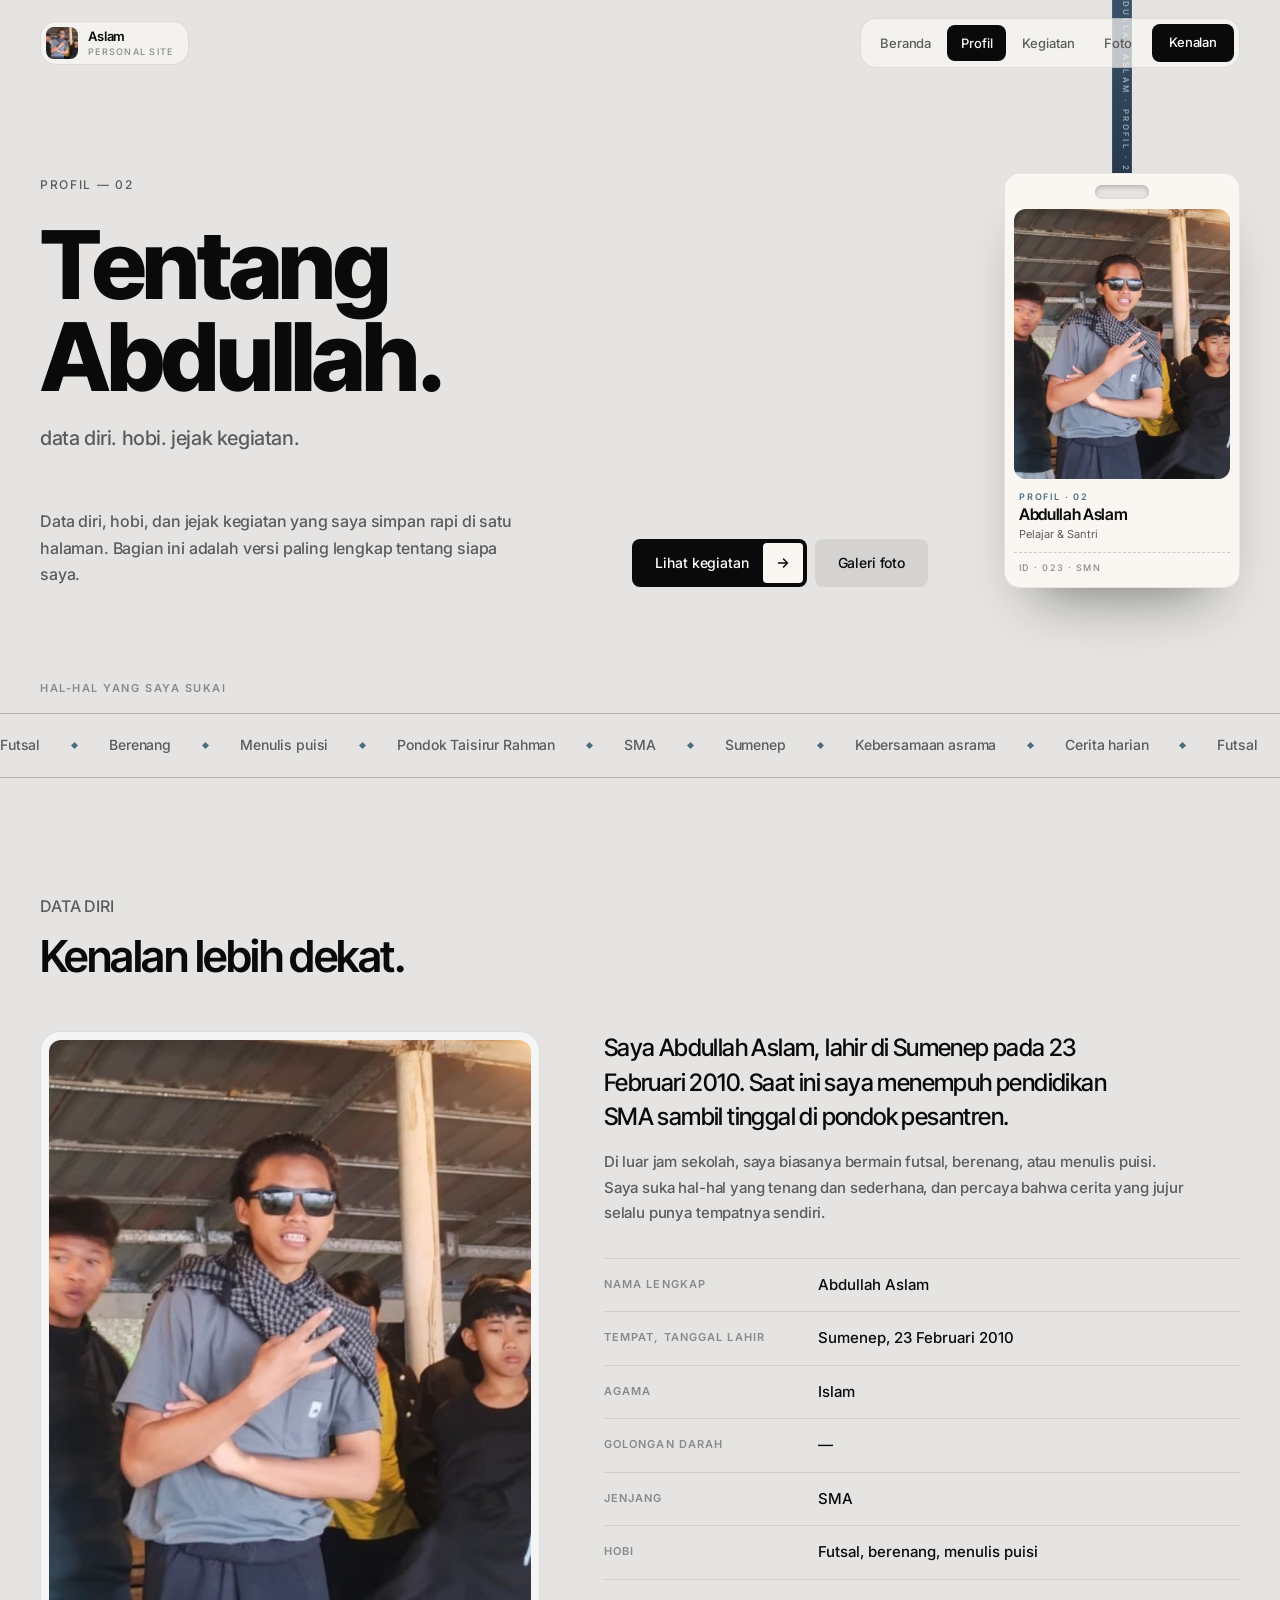
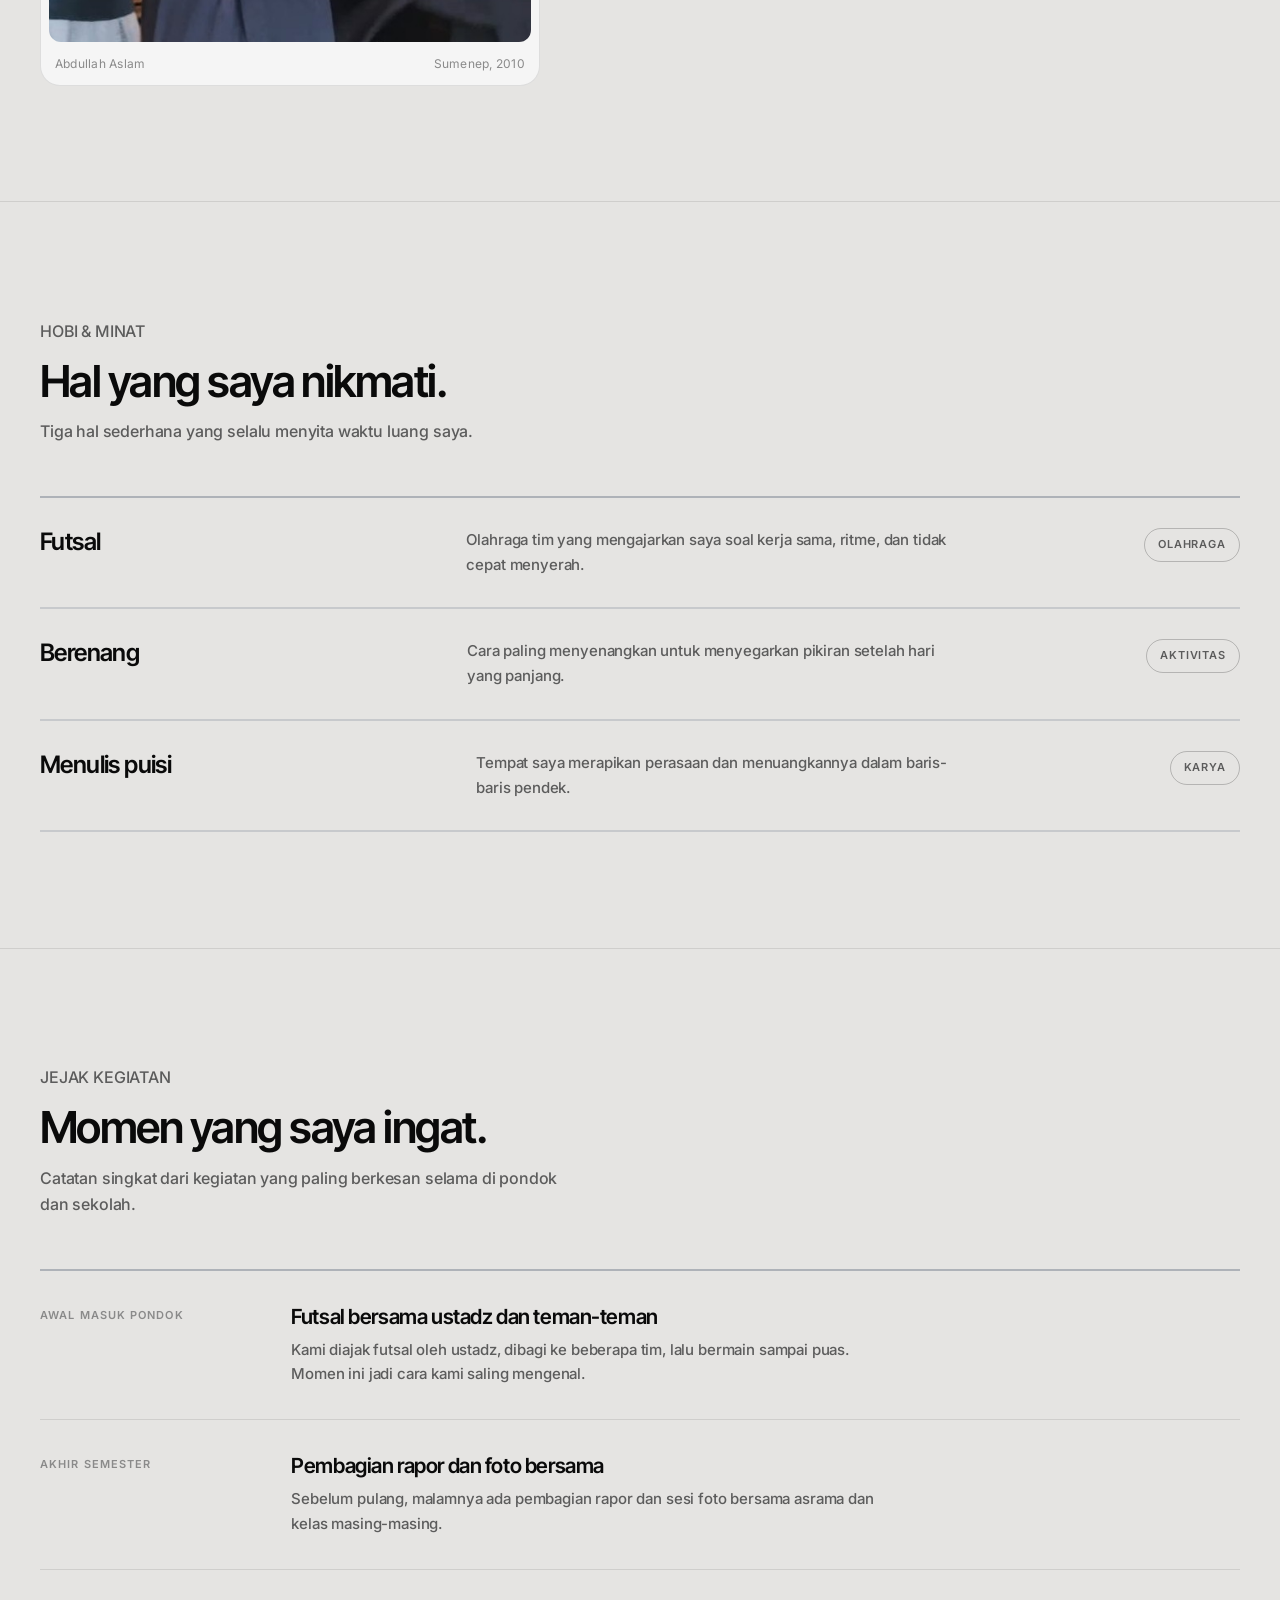
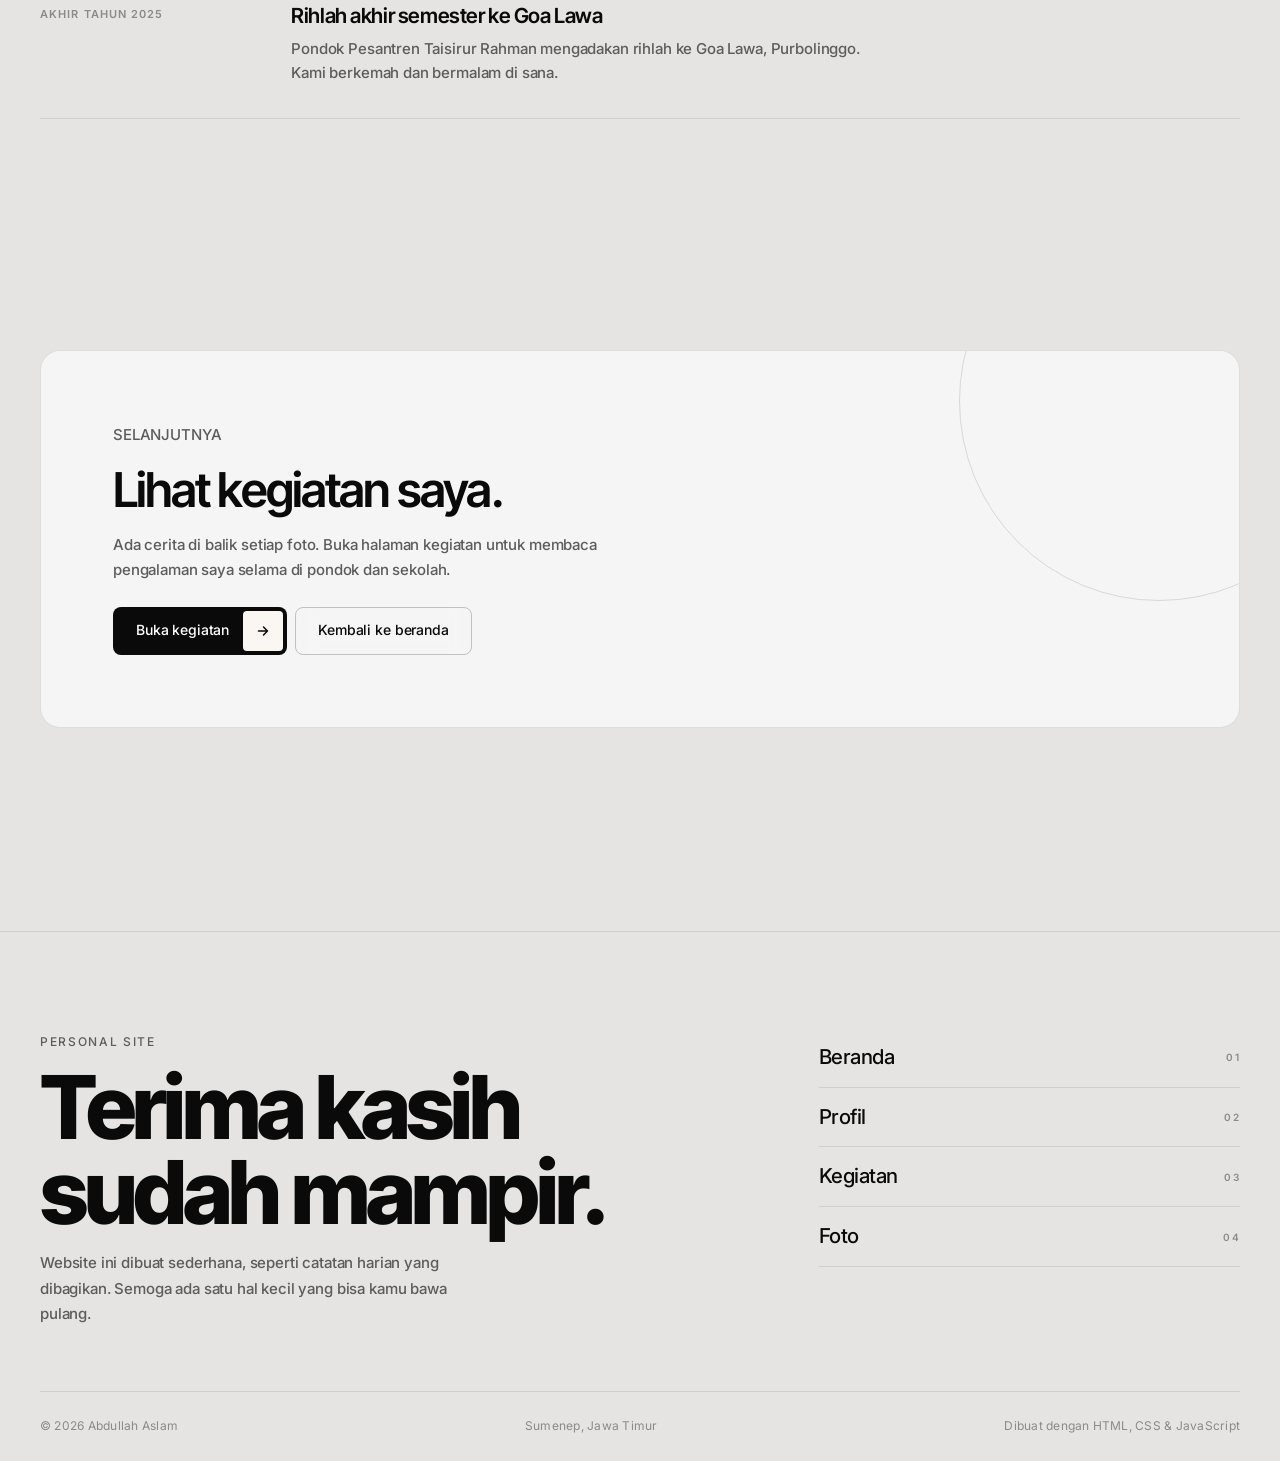
<file: profile.html>
<!DOCTYPE html>
<html lang="id">
<head>
    <meta charset="UTF-8">
    <meta name="viewport" content="width=device-width, initial-scale=1.0">
    <title>Profil — Abdullah Aslam</title>
    <meta name="description" content="Profil Abdullah Aslam: data diri, hobi, minat, dan jejak kegiatan di sekolah serta pondok pesantren.">
    <link rel="icon" href="data:image/svg+xml,%3Csvg xmlns='http://www.w3.org/2000/svg' viewBox='0 0 64 64'%3E%3Crect width='64' height='64' rx='16' fill='%230d0d0d'/%3E%3Ctext x='32' y='44' font-family='Arial, sans-serif' font-size='34' font-weight='700' fill='%23ffffff' text-anchor='middle'%3EA%3C/text%3E%3C/svg%3E">
    <link rel="preconnect" href="https://fonts.googleapis.com">
    <link rel="preconnect" href="https://fonts.gstatic.com" crossorigin>
    <link href="https://fonts.googleapis.com/css2?family=Inter+Tight:wght@400..800&family=Inter:wght@300..700&display=swap" rel="stylesheet">
    <link rel="stylesheet" href="style.css">
</head>
<body>

    <a class="skip-link" href="#main">Lompat ke konten</a>

    <header class="site-header">
        <nav class="nav" aria-label="Navigasi utama">
            <a class="nav-brand" href="index.html">
                <span class="brand-avatar">
                    <img src="IMG (241)1.jpeg" alt="Foto Abdullah Aslam" onerror="this.src='https://via.placeholder.com/72'">
                </span>
                <span class="brand-text">Aslam<small>Personal site</small></span>
            </a>
            <div class="nav-pill">
                <ul class="nav-links">
                    <li><a href="index.html">Beranda</a></li>
                    <li><a href="profile.html">Profil</a></li>
                    <li><a href="kegiatan.html">Kegiatan</a></li>
                    <li><a href="foto.html">Foto</a></li>
                </ul>
                <a class="btn btn-dark btn-sm nav-cta" href="profile.html">Kenalan</a>
            </div>
            <button class="nav-toggle" type="button" aria-label="Buka menu" aria-expanded="false" aria-controls="mobile-nav">
                <span></span><span></span><span></span>
            </button>
        </nav>
    </header>

    <div class="mobile-nav" id="mobile-nav" aria-hidden="true">
        <ul class="mobile-nav-links">
            <li><a href="index.html">Beranda <span class="idx">01</span></a></li>
            <li><a href="profile.html">Profil <span class="idx">02</span></a></li>
            <li><a href="kegiatan.html">Kegiatan <span class="idx">03</span></a></li>
            <li><a href="foto.html">Foto <span class="idx">04</span></a></li>
        </ul>
        <div class="mobile-nav-foot">
            <span>Sumenep, Jawa Timur</span>
            <a class="btn btn-dark" href="kegiatan.html">
                Lihat kegiatan
                <svg width="16" height="16" viewBox="0 0 16 16" fill="none" aria-hidden="true"><path d="M4.5 11.5 11.5 4.5M5.5 4.5h6v6" stroke="currentColor" stroke-width="1.5" stroke-linecap="round" stroke-linejoin="round"/></svg>
            </a>
        </div>
    </div>

    <main id="main">

        <section class="hero">
            <div class="container hero-inner">
                <div class="hero-main">
                    <p class="eyebrow">Profil — 02</p>
                    <h1 class="hero-title">
                        <span class="line">Tentang</span>
                        <span class="line">Abdullah.</span>
                        <span class="line hero-roles">data diri. hobi. jejak kegiatan.</span>
                    </h1>

                    <div class="hero-bottom">
                        <p class="hero-copy">
                            Data diri, hobi, dan jejak kegiatan yang saya simpan rapi di satu halaman.
                            Bagian ini adalah versi paling lengkap tentang siapa saya.
                        </p>
                        <div class="hero-actions">
                            <a class="btn btn-dark" href="kegiatan.html">
                                Lihat kegiatan
                                <svg width="16" height="16" viewBox="0 0 16 16" fill="none" aria-hidden="true"><path d="M3.5 8h9M8.5 4l4 4-4 4" stroke="currentColor" stroke-width="1.5" stroke-linecap="round" stroke-linejoin="round"/></svg>
                            </a>
                            <a class="btn btn-light" href="foto.html">Galeri foto</a>
                        </div>
                    </div>
                </div>

                <div class="badge-scene" aria-hidden="true">
                    <span class="lanyard">Abdullah Aslam · Profil · 2026</span>
                    <div class="badge-card">
                        <div class="badge-photo">
                            <img src="IMG (241)1.jpeg" alt="">
                        </div>
                        <div class="badge-info">
                            <span class="badge-tag">Profil · 02</span>
                            <strong>Abdullah Aslam</strong>
                            <span class="badge-role">Pelajar &amp; Santri</span>
                        </div>
                        <span class="badge-code">ID · 023 · SMN</span>
                    </div>
                </div>
            </div>

            <div class="marquee-wrap">
                <div class="container">
                    <p class="marquee-label">Hal-hal yang saya sukai</p>
                </div>
                <div class="marquee" aria-hidden="true">
                    <div class="marquee-track">
                        <div class="marquee-group">
                            <span class="marquee-item">Futsal</span><span class="dot"></span>
                            <span class="marquee-item">Berenang</span><span class="dot"></span>
                            <span class="marquee-item">Menulis puisi</span><span class="dot"></span>
                            <span class="marquee-item">Pondok Taisirur Rahman</span><span class="dot"></span>
                            <span class="marquee-item">SMA</span><span class="dot"></span>
                            <span class="marquee-item">Sumenep</span><span class="dot"></span>
                            <span class="marquee-item">Kebersamaan asrama</span><span class="dot"></span>
                            <span class="marquee-item">Cerita harian</span><span class="dot"></span>
                        </div>
                        <div class="marquee-group">
                            <span class="marquee-item">Futsal</span><span class="dot"></span>
                            <span class="marquee-item">Berenang</span><span class="dot"></span>
                            <span class="marquee-item">Menulis puisi</span><span class="dot"></span>
                            <span class="marquee-item">Pondok Taisirur Rahman</span><span class="dot"></span>
                            <span class="marquee-item">SMA</span><span class="dot"></span>
                            <span class="marquee-item">Sumenep</span><span class="dot"></span>
                            <span class="marquee-item">Kebersamaan asrama</span><span class="dot"></span>
                            <span class="marquee-item">Cerita harian</span><span class="dot"></span>
                        </div>
                    </div>
                </div>
            </div>
        </section>

        <section class="section">
            <div class="container">
                <div class="section-head" data-reveal>
                    <p class="eyebrow">Data diri</p>
                    <h2>Kenalan lebih dekat.</h2>
                </div>

                <div class="about-grid">
                    <div class="about-media" data-reveal>
                        <div class="portrait-card">
                            <img src="IMG (241)1.jpeg" alt="Potret Abdullah Aslam" loading="lazy" onerror="this.src='https://via.placeholder.com/720x900?text=Foto+Aslam'">
                            <div class="portrait-foot">
                                <span>Abdullah Aslam</span>
                                <span>Sumenep, 2010</span>
                            </div>
                        </div>
                    </div>

                    <div class="about-content">
                        <div data-reveal>
                            <p class="about-lead">
                                Saya Abdullah Aslam, lahir di Sumenep pada 23 Februari 2010.
                                Saat ini saya menempuh pendidikan SMA sambil tinggal di pondok pesantren.
                            </p>
                            <p>
                                Di luar jam sekolah, saya biasanya bermain futsal, berenang, atau
                                menulis puisi. Saya suka hal-hal yang tenang dan sederhana, dan
                                percaya bahwa cerita yang jujur selalu punya tempatnya sendiri.
                            </p>
                        </div>

                        <dl class="fact-list" data-reveal style="--d:.08s">
                            <div class="fact-row">
                                <dt>Nama lengkap</dt>
                                <dd>Abdullah Aslam</dd>
                            </div>
                            <div class="fact-row">
                                <dt>Tempat, tanggal lahir</dt>
                                <dd>Sumenep, 23 Februari 2010</dd>
                            </div>
                            <div class="fact-row">
                                <dt>Agama</dt>
                                <dd>Islam</dd>
                            </div>
                            <div class="fact-row">
                                <dt>Golongan darah</dt>
                                <dd>&mdash;</dd>
                            </div>
                            <div class="fact-row">
                                <dt>Jenjang</dt>
                                <dd>SMA</dd>
                            </div>
                            <div class="fact-row">
                                <dt>Hobi</dt>
                                <dd>Futsal, berenang, menulis puisi</dd>
                            </div>
                        </dl>

                    </div>
                </div>
            </div>
        </section>

        <section class="section section-line">
            <div class="container">
                <div class="section-head" data-reveal>
                    <p class="eyebrow">Hobi &amp; minat</p>
                    <h2>Hal yang saya nikmati.</h2>
                    <p>Tiga hal sederhana yang selalu menyita waktu luang saya.</p>
                </div>

                <div class="rows" data-reveal>
                    <div class="row">
                        <h3>Futsal</h3>
                        <p>Olahraga tim yang mengajarkan saya soal kerja sama, ritme, dan tidak cepat menyerah.</p>
                        <span class="row-tag">Olahraga</span>
                    </div>
                    <div class="row">
                        <h3>Berenang</h3>
                        <p>Cara paling menyenangkan untuk menyegarkan pikiran setelah hari yang panjang.</p>
                        <span class="row-tag">Aktivitas</span>
                    </div>
                    <div class="row">
                        <h3>Menulis puisi</h3>
                        <p>Tempat saya merapikan perasaan dan menuangkannya dalam baris-baris pendek.</p>
                        <span class="row-tag">Karya</span>
                    </div>
                </div>
            </div>
        </section>

        <section class="section section-line">
            <div class="container">
                <div class="section-head" data-reveal>
                    <p class="eyebrow">Jejak kegiatan</p>
                    <h2>Momen yang saya ingat.</h2>
                    <p>Catatan singkat dari kegiatan yang paling berkesan selama di pondok dan sekolah.</p>
                </div>

                <div class="timeline">
                    <div class="timeline-item" data-reveal>
                        <span class="timeline-label">Awal masuk pondok</span>
                        <div class="timeline-body">
                            <h3>Futsal bersama ustadz dan teman-teman</h3>
                            <p>
                                Kami diajak futsal oleh ustadz, dibagi ke beberapa tim, lalu bermain
                                sampai puas. Momen ini jadi cara kami saling mengenal.
                            </p>
                        </div>
                    </div>
                    <div class="timeline-item" data-reveal style="--d:.06s">
                        <span class="timeline-label">Akhir semester</span>
                        <div class="timeline-body">
                            <h3>Pembagian rapor dan foto bersama</h3>
                            <p>
                                Sebelum pulang, malamnya ada pembagian rapor dan sesi foto bersama
                                asrama dan kelas masing-masing.
                            </p>
                        </div>
                    </div>
                    <div class="timeline-item" data-reveal style="--d:.12s">
                        <span class="timeline-label">Akhir tahun 2025</span>
                        <div class="timeline-body">
                            <h3>Rihlah akhir semester ke Goa Lawa</h3>
                            <p>
                                Pondok Pesantren Taisirur Rahman mengadakan rihlah ke Goa Lawa,
                                Purbolinggo. Kami berkemah dan bermalam di sana.
                            </p>
                        </div>
                    </div>
                </div>
            </div>
        </section>

        <section class="section">
            <div class="container">
                <div class="cta-card" data-reveal>
                    <p class="eyebrow">Selanjutnya</p>
                    <h2>Lihat kegiatan saya.</h2>
                    <p>
                        Ada cerita di balik setiap foto. Buka halaman kegiatan untuk membaca
                        pengalaman saya selama di pondok dan sekolah.
                    </p>
                    <div class="cta-actions">
                        <a class="btn btn-dark" href="kegiatan.html">
                            Buka kegiatan
                            <svg width="16" height="16" viewBox="0 0 16 16" fill="none" aria-hidden="true"><path d="M3.5 8h9M8.5 4l4 4-4 4" stroke="currentColor" stroke-width="1.5" stroke-linecap="round" stroke-linejoin="round"/></svg>
                        </a>
                        <a class="btn btn-light" href="index.html">Kembali ke beranda</a>
                    </div>
                </div>
            </div>
        </section>

    </main>

    <footer class="site-footer">
        <div class="container">
            <div class="footer-top">
                <div>
                    <p class="eyebrow">Personal site</p>
                    <h2 class="footer-title">Terima kasih sudah mampir.</h2>
                    <p class="footer-copy">
                        Website ini dibuat sederhana, seperti catatan harian yang dibagikan.
                        Semoga ada satu hal kecil yang bisa kamu bawa pulang.
                    </p>
                </div>
                <nav class="footer-nav" aria-label="Navigasi footer">
                    <a href="index.html">Beranda <span>01</span></a>
                    <a href="profile.html">Profil <span>02</span></a>
                    <a href="kegiatan.html">Kegiatan <span>03</span></a>
                    <a href="foto.html">Foto <span>04</span></a>
                </nav>
            </div>
            <div class="footer-bottom">
                <span>&copy; <span data-year>2026</span> Abdullah Aslam</span>
                <span>Sumenep, Jawa Timur</span>
                <span>Dibuat dengan HTML, CSS &amp; JavaScript</span>
            </div>
        </div>
    </footer>

    <script src="script.js"></script>
</body>
</html>
</file>
<file: style.css>
/* ============================================================
   Abdullah Aslam — Personal site
   Warm stone + slate "badge" aesthetic
   ============================================================ */

:root {
    --bg: #e5e4e2;
    --bg-tint: #eceae7;
    --surface: #f5f5f5;
    --surface-2: #faf7f3;
    --ink: #0a0a0a;
    --ink-2: #161819;
    --muted: #5c5c5c;
    --muted-2: #8a8a8a;
    --line: rgba(10, 10, 10, 0.1);
    --line-strong: rgba(10, 10, 10, 0.22);
    --dark: #2f4156;
    --dark-deep: #26364a;
    --dark-soft: #3b556d;
    --accent: #4a6e7e;
    --accent-soft: #c8d9e6;
    --radius-xs: 6px;
    --radius-sm: 8px;
    --radius: 12px;
    --radius-lg: 16px;
    --radius-xl: 20px;
    --pill: 999px;
    --shadow-soft: 0 16px 40px -28px rgba(10, 10, 10, 0.4);
    --shadow-card: 0 32px 64px -40px rgba(10, 10, 10, 0.5);
    --font-display: "Inter Tight", "Inter", -apple-system, BlinkMacSystemFont, "Segoe UI", Roboto, sans-serif;
    --font: "Inter", -apple-system, BlinkMacSystemFont, "Segoe UI", Roboto, sans-serif;
    --ease: cubic-bezier(0.22, 0.61, 0.24, 1);
    --container: 1200px;
    --gutter: 20px;
}

/* ---------- Reset & base ---------- */

*,
*::before,
*::after {
    box-sizing: border-box;
}

html {
    scroll-behavior: smooth;
    -webkit-text-size-adjust: 100%;
}

body {
    margin: 0;
    background:
        radial-gradient(1100px 520px at 50% -12%, rgba(250, 247, 243, 0.9) 0%, rgba(250, 247, 243, 0) 62%),
        var(--bg);
    color: var(--ink);
    font-family: var(--font);
    font-size: 16px;
    font-weight: 400;
    line-height: 1.6;
    -webkit-font-smoothing: antialiased;
    -moz-osx-font-smoothing: grayscale;
}

body.no-scroll,
body.nav-open {
    overflow: hidden;
}

h1,
h2,
h3,
h4,
p,
ul,
ol,
dl,
dd,
figure,
blockquote {
    margin: 0;
}

ul,
ol {
    list-style: none;
    padding: 0;
}

img {
    display: block;
    max-width: 100%;
}

a {
    color: inherit;
}

p {
    font-weight: 500;
}

button {
    font: inherit;
    color: inherit;
}

svg {
    display: block;
}

::selection {
    background: var(--dark);
    color: var(--surface-2);
}

:focus-visible {
    outline: 2px solid var(--accent);
    outline-offset: 3px;
    border-radius: var(--radius-xs);
}

.container {
    width: min(var(--container), calc(100% - (var(--gutter) * 2)));
    margin-inline: auto;
}

.skip-link {
    position: absolute;
    left: -9999px;
    top: 16px;
    z-index: 500;
    padding: 12px 18px;
    background: var(--ink);
    color: #fff;
    border-radius: var(--radius-sm);
    font-size: 14px;
    text-decoration: none;
}

.skip-link:focus {
    left: 16px;
}

.eyebrow {
    display: inline-flex;
    align-items: center;
    gap: 8px;
    font-size: 12px;
    font-weight: 500;
    letter-spacing: 0.14em;
    text-transform: uppercase;
    color: var(--muted);
    line-height: 1.4;
}

/* ---------- Floating navigation ---------- */

.site-header {
    position: fixed;
    inset: 18px 0 auto;
    z-index: 100;
    padding: 0 var(--gutter);
    transition: top 0.35s var(--ease);
    animation: nav-in 0.7s var(--ease) 0.08s both;
}

.site-header.is-scrolled {
    top: 10px;
}

.nav {
    width: min(var(--container), 100%);
    margin-inline: auto;
    display: flex;
    align-items: center;
    justify-content: space-between;
    gap: 12px;
}

.nav-brand {
    display: inline-flex;
    align-items: center;
    gap: 10px;
    padding: 5px 15px 5px 5px;
    background: rgba(250, 247, 243, 0.72);
    border: 1px solid var(--line);
    border-radius: var(--radius-lg);
    backdrop-filter: blur(16px);
    -webkit-backdrop-filter: blur(16px);
    text-decoration: none;
    transition: background 0.25s var(--ease);
}

.nav-brand:hover {
    background: var(--surface-2);
}

.brand-avatar {
    flex: none;
    width: 32px;
    height: 32px;
    border-radius: var(--radius-sm);
    overflow: hidden;
    background: #dcdbd9;
}

.brand-avatar img {
    width: 100%;
    height: 100%;
    object-fit: cover;
}

.brand-text {
    display: flex;
    flex-direction: column;
    font-size: 13px;
    font-weight: 600;
    line-height: 1.05;
    letter-spacing: -0.01em;
}

.brand-text small {
    margin-top: 3px;
    font-size: 9px;
    font-weight: 500;
    letter-spacing: 0.14em;
    text-transform: uppercase;
    color: var(--muted-2);
}

.nav-pill {
    display: flex;
    align-items: center;
    gap: 4px;
    padding: 5px;
    background: rgba(250, 247, 243, 0.72);
    border: 1px solid var(--line);
    border-radius: var(--radius-lg);
    backdrop-filter: blur(16px);
    -webkit-backdrop-filter: blur(16px);
}

.nav-links {
    display: flex;
    align-items: center;
    gap: 2px;
}

.nav-links a {
    display: inline-flex;
    padding: 8px 14px;
    border-radius: var(--radius-sm);
    font-size: 13px;
    font-weight: 500;
    letter-spacing: -0.01em;
    color: var(--muted);
    text-decoration: none;
    transition: color 0.25s var(--ease), background 0.25s var(--ease);
}

.nav-links a:hover {
    color: var(--ink);
    background: rgba(10, 10, 10, 0.05);
}

.nav-links a.is-active {
    color: var(--surface-2);
    background: var(--ink);
}

.nav-cta {
    margin-left: 2px;
    border-radius: var(--radius-sm);
}

.nav-toggle {
    display: none;
    flex-direction: column;
    align-items: center;
    justify-content: center;
    gap: 5px;
    width: 46px;
    height: 46px;
    padding: 0;
    background: var(--surface-2);
    border: 1px solid var(--line);
    border-radius: var(--radius-lg);
    cursor: pointer;
}

.nav-toggle span {
    display: block;
    width: 18px;
    height: 2px;
    background: var(--ink);
    border-radius: 2px;
    transition: transform 0.3s var(--ease), opacity 0.2s var(--ease);
}

body.nav-open .nav-toggle span:nth-child(1) {
    transform: translateY(7px) rotate(45deg);
}

body.nav-open .nav-toggle span:nth-child(2) {
    opacity: 0;
}

body.nav-open .nav-toggle span:nth-child(3) {
    transform: translateY(-7px) rotate(-45deg);
}

/* ---------- Mobile menu ---------- */

.mobile-nav {
    position: fixed;
    inset: 0;
    z-index: 90;
    display: flex;
    flex-direction: column;
    justify-content: space-between;
    gap: 32px;
    padding: 126px var(--gutter) 32px;
    background: var(--bg);
    opacity: 0;
    visibility: hidden;
    transform: translateY(-10px);
    transition: opacity 0.35s var(--ease), transform 0.35s var(--ease), visibility 0.35s;
    overflow-y: auto;
}

body.nav-open .mobile-nav {
    opacity: 1;
    visibility: visible;
    transform: none;
}

.mobile-nav-links {
    display: flex;
    flex-direction: column;
}

.mobile-nav-links a {
    display: flex;
    align-items: center;
    justify-content: space-between;
    gap: 16px;
    padding: 16px 0;
    border-bottom: 1px solid var(--line-strong);
    font-family: var(--font-display);
    font-size: clamp(2rem, 8vw, 2.9rem);
    font-weight: 700;
    letter-spacing: -0.04em;
    line-height: 1.1;
    text-decoration: none;
}

.mobile-nav-links .idx {
    font-family: var(--font);
    font-size: 11px;
    font-weight: 600;
    letter-spacing: 0.16em;
    color: var(--muted-2);
}

.mobile-nav-links a.is-active .idx {
    color: var(--accent);
}

.mobile-nav-foot {
    display: flex;
    flex-direction: column;
    align-items: flex-start;
    gap: 18px;
    font-size: 13px;
    color: var(--muted-2);
    letter-spacing: 0.02em;
}

/* ---------- Buttons ---------- */

.btn {
    display: inline-flex;
    align-items: center;
    justify-content: center;
    gap: 14px;
    min-height: 48px;
    padding: 3px 3px 3px 22px;
    border: 1px solid transparent;
    border-radius: var(--radius-sm);
    backdrop-filter: blur(10px);
    -webkit-backdrop-filter: blur(10px);
    font-size: 14px;
    font-weight: 500;
    letter-spacing: -0.01em;
    line-height: 1.2;
    text-decoration: none;
    cursor: pointer;
    transition: background 0.25s var(--ease), color 0.25s var(--ease),
        transform 0.25s var(--ease), border-color 0.25s var(--ease);
}

.btn:not(:has(svg)) {
    padding-right: 22px;
}

.btn svg {
    flex: none;
    width: 40px;
    height: 40px;
    padding: 12px;
    border-radius: 4px;
    transition: transform 0.25s var(--ease), background 0.25s var(--ease);
}

.btn-dark svg {
    background: var(--surface-2);
    color: var(--ink);
}

.btn-light svg {
    background: var(--ink);
    color: #fff;
}

.btn:hover {
    transform: translateY(-2px);
}

.btn:hover svg {
    transform: translate(2px, -2px);
}

.btn-dark {
    background: var(--ink);
    color: #fff;
}

.btn-dark:hover {
    background: #2a2a2a;
}

.btn-light {
    background: #d4d3d1;
    color: var(--ink);
}

.btn-light:hover {
    background: #c9c8c6;
}

.btn.btn-sm {
    min-height: 38px;
    padding: 9px 16px;
    font-size: 13px;
}

/* ---------- Hero ---------- */

.hero {
    padding: clamp(146px, 19vh, 200px) 0 0;
}

.hero-inner {
    display: grid;
    grid-template-columns: minmax(0, 1fr) 248px;
    align-items: start;
    gap: clamp(32px, 5vw, 80px);
}

.hero-main {
    min-width: 0;
}

.hero-title {
    margin-top: 22px;
    max-width: 15ch;
    font-family: var(--font-display);
    font-size: clamp(2.9rem, 7.4vw, 6rem);
    font-weight: 800;
    line-height: 0.98;
    letter-spacing: -0.035em;
}

.hero-title .line {
    display: block;
    animation: line-in 0.9s var(--ease) both;
}

.hero-title .line:nth-child(1) {
    animation-delay: 0.04s;
}

.hero-title .line:nth-child(2) {
    animation-delay: 0.12s;
}

.hero-title .line:nth-child(3) {
    animation-delay: 0.2s;
}

.hero-roles {
    margin-top: 20px;
    max-width: 30ch;
    font-family: var(--font);
    font-size: clamp(1rem, 1.6vw, 1.25rem);
    font-weight: 500;
    line-height: 1.4;
    letter-spacing: -0.02em;
    color: var(--muted);
}

.hero-bottom {
    display: grid;
    grid-template-columns: minmax(0, 1fr) auto;
    align-items: end;
    gap: 40px;
    margin-top: clamp(32px, 5vw, 56px);
    animation: fade-up 0.9s var(--ease) 0.36s both;
}

.hero-copy {
    max-width: 48ch;
    color: var(--muted);
    font-size: 16px;
    line-height: 1.65;
    letter-spacing: -0.01em;
}

.hero-actions {
    display: flex;
    flex-wrap: wrap;
    justify-content: flex-end;
    gap: 8px;
}

/* ---------- Badge / lanyard ---------- */

.badge-scene {
    position: relative;
    justify-self: end;
    width: 236px;
    margin-top: 2px;
    transform-origin: 50% 0;
    animation: badge-swing 7s cubic-bezier(0.45, 0, 0.55, 1) infinite alternate;
}

.lanyard {
    position: absolute;
    left: 50%;
    bottom: calc(100% - 24px);
    width: 20px;
    height: 224px;
    transform: translateX(-50%);
    padding: 12px 0;
    background: linear-gradient(180deg, var(--dark-soft), var(--dark-deep));
    border-radius: 3px;
    box-shadow: inset 0 0 0 1px rgba(255, 255, 255, 0.09);
    color: rgba(250, 247, 243, 0.55);
    font-size: 8px;
    font-weight: 600;
    letter-spacing: 0.3em;
    text-transform: uppercase;
    text-align: center;
    writing-mode: vertical-rl;
    overflow: hidden;
    white-space: nowrap;
}

.lanyard::after {
    content: "";
    position: absolute;
    left: 50%;
    bottom: -15px;
    width: 34px;
    height: 20px;
    transform: translateX(-50%);
    background: linear-gradient(180deg, #dcdbd9, #a9a8a6);
    border-radius: 4px;
    box-shadow: 0 2px 4px rgba(10, 10, 10, 0.25);
}

.badge-card {
    position: relative;
    padding: 9px;
    background: var(--surface-2);
    border: 1px solid rgba(10, 10, 10, 0.08);
    border-radius: var(--radius-lg);
    transform: translate3d(var(--badge-x, 0px), var(--badge-y, 0px), 0) rotate(var(--badge-rotate, 0deg));
    transform-origin: 50% -18px;
    will-change: transform;
    box-shadow:
        0 34px 60px -32px rgba(10, 10, 10, 0.55),
        inset 0 1px 0 rgba(255, 255, 255, 0.8);
}

.badge-card::before {
    content: "";
    display: block;
    width: 54px;
    height: 14px;
    margin: 2px auto 10px;
    border-radius: var(--pill);
    background: var(--bg);
    box-shadow: inset 0 2px 4px rgba(10, 10, 10, 0.22);
}

.badge-photo {
    aspect-ratio: 4 / 5;
    border-radius: var(--radius);
    overflow: hidden;
    background: #dcdbd9;
}

.badge-photo img {
    width: 100%;
    height: 100%;
    object-fit: cover;
    object-position: 50% 24%;
}

.badge-info {
    display: flex;
    flex-direction: column;
    gap: 1px;
    padding: 11px 5px 9px;
}

.badge-tag {
    font-size: 9px;
    font-weight: 600;
    letter-spacing: 0.2em;
    text-transform: uppercase;
    color: var(--accent);
}

.badge-info strong {
    font-family: var(--font-display);
    font-size: 16px;
    font-weight: 600;
    letter-spacing: -0.02em;
    line-height: 1.2;
}

.badge-role {
    font-size: 11px;
    color: var(--muted);
}

.badge-code {
    display: block;
    padding: 8px 5px 2px;
    border-top: 1px dashed rgba(10, 10, 10, 0.18);
    font-size: 9px;
    font-weight: 500;
    letter-spacing: 0.16em;
    color: var(--muted-2);
}

/* ---------- Marquee ---------- */

.marquee-wrap {
    margin-top: clamp(56px, 8vw, 92px);
}

.marquee-label {
    margin-bottom: 16px;
    font-size: 11px;
    font-weight: 600;
    letter-spacing: 0.14em;
    text-transform: uppercase;
    color: var(--muted-2);
}

.marquee {
    padding: 20px 0;
    border-top: 1px solid var(--line-strong);
    border-bottom: 1px solid var(--line-strong);
    overflow: hidden;
}

.marquee-track {
    display: flex;
    width: max-content;
    animation: marquee 38s linear infinite;
}

.marquee:hover .marquee-track {
    animation-play-state: paused;
}

.marquee-group {
    display: flex;
    align-items: center;
    gap: 32px;
    padding-right: 32px;
}

.marquee-item {
    font-size: 14px;
    font-weight: 500;
    letter-spacing: -0.01em;
    color: var(--muted);
    white-space: nowrap;
}

.marquee .dot {
    flex: none;
    width: 5px;
    height: 5px;
    transform: rotate(45deg);
    background: var(--accent);
}

/* ---------- Sections ---------- */

.section {
    padding: clamp(72px, 9vw, 120px) 0;
}

.section-line {
    border-top: 1px solid var(--line);
}

.section-head {
    max-width: 760px;
    margin-bottom: clamp(32px, 4vw, 52px);
}

.section-head h2 {
    margin: 14px 0;
    font-family: var(--font-display);
    font-size: clamp(2rem, 4vw, 2.75rem);
    font-weight: 600;
    line-height: 1.05;
    letter-spacing: -0.035em;
}

.section-head p {
    max-width: 54ch;
    color: var(--muted);
    font-size: 16px;
    line-height: 1.65;
    letter-spacing: -0.01em;
}

.section-head-row {
    display: flex;
    align-items: flex-end;
    justify-content: space-between;
    gap: 32px;
    margin-bottom: clamp(32px, 4vw, 52px);
}

.section-head-row .section-head {
    margin-bottom: 0;
}

.section-link {
    display: inline-flex;
    align-items: center;
    gap: 8px;
    padding-bottom: 4px;
    border-bottom: 1px solid var(--line-strong);
    font-size: 14px;
    font-weight: 500;
    letter-spacing: -0.01em;
    text-decoration: none;
    white-space: nowrap;
    transition: gap 0.25s var(--ease), color 0.25s var(--ease);
}

.section-link:hover {
    gap: 12px;
    color: var(--muted);
}

.section-link svg {
    flex: none;
}

/* ---------- Dark section ---------- */

.section--dark {
    background:
        radial-gradient(120% 90% at 12% 0%, var(--dark-soft) 0%, var(--dark) 46%, var(--dark-deep) 100%);
    color: var(--surface-2);
}

.section--dark .eyebrow {
    color: rgba(250, 247, 243, 0.5);
}

.section--dark .section-head h2,
.section--dark h2 {
    color: var(--surface-2);
}

.section--dark .section-head p,
.section--dark .section-head-row p {
    color: rgba(250, 247, 243, 0.64);
}

.section--dark .section-link {
    color: var(--surface-2);
    border-color: rgba(250, 247, 243, 0.28);
}

.section--dark .section-link:hover {
    color: rgba(250, 247, 243, 0.7);
}

/* ---------- Work / activity cards ---------- */

.work-grid {
    display: grid;
    grid-template-columns: repeat(2, minmax(0, 1fr));
    gap: 20px;
}

.work-card {
    display: flex;
    flex-direction: column;
    padding: 8px;
    background: var(--surface);
    border: 1px solid var(--line);
    border-radius: var(--radius-xl);
    color: inherit;
    text-decoration: none;
    transition: transform 0.45s var(--ease), box-shadow 0.45s var(--ease),
        background 0.3s var(--ease);
}

.work-card:first-child {
    grid-column: 1 / -1;
}

.work-card:hover {
    transform: translateY(-4px);
    box-shadow: var(--shadow-card);
    background: var(--surface-2);
}

.work-media {
    aspect-ratio: 4 / 3;
    border-radius: var(--radius);
    overflow: hidden;
    background: #dcdbd9;
}

.work-card:first-child .work-media {
    aspect-ratio: 21 / 9;
}

.work-media img {
    width: 100%;
    height: 100%;
    object-fit: cover;
    transition: transform 0.9s var(--ease);
}

.work-card:hover .work-media img {
    transform: scale(1.04);
}

.work-body {
    display: flex;
    flex-direction: column;
    gap: 10px;
    padding: 18px 14px 16px;
}

.work-cat {
    font-size: 11px;
    font-weight: 600;
    letter-spacing: 0.16em;
    text-transform: uppercase;
    color: var(--accent);
}

.work-top {
    display: flex;
    align-items: flex-start;
    justify-content: space-between;
    gap: 16px;
}

.work-top h3 {
    font-family: var(--font-display);
    font-size: clamp(1.25rem, 2vw, 1.6rem);
    font-weight: 600;
    line-height: 1.18;
    letter-spacing: -0.025em;
}

.work-year {
    flex: none;
    color: var(--muted-2);
    font-size: 13px;
    padding-top: 4px;
}

.work-body p {
    max-width: 64ch;
    color: var(--muted);
    font-size: 15px;
    line-height: 1.6;
    letter-spacing: -0.01em;
}

.work-body > .work-top + p {
    margin-top: -2px;
}

.work-foot {
    display: flex;
    align-items: center;
    gap: 12px;
    margin-top: 6px;
}

.chip-row {
    display: flex;
    flex-wrap: wrap;
    gap: 6px;
}

.chip {
    padding: 6px 11px;
    background: var(--bg);
    border-radius: var(--pill);
    font-size: 11.5px;
    font-weight: 500;
    letter-spacing: 0.01em;
    color: var(--muted);
}

.arrow-dot {
    display: grid;
    place-items: center;
    flex: none;
    width: 40px;
    height: 40px;
    margin-left: auto;
    border-radius: 4px;
    background: var(--ink);
    color: #fff;
    transition: transform 0.35s var(--ease), background 0.25s var(--ease);
}

.work-card:hover .arrow-dot {
    transform: rotate(45deg);
    background: var(--dark);
}

/* ---------- About ---------- */

.about-grid {
    display: grid;
    grid-template-columns: minmax(0, 0.88fr) minmax(0, 1.12fr);
    align-items: start;
    gap: clamp(32px, 5vw, 72px);
}

.about-media {
    position: sticky;
    top: 110px;
}

.portrait-card {
    padding: 8px;
    background: var(--surface);
    border: 1px solid var(--line);
    border-radius: var(--radius-xl);
}

.portrait-card img {
    width: 100%;
    aspect-ratio: 4 / 5;
    border-radius: var(--radius);
    object-fit: cover;
    background: #dcdbd9;
}

.portrait-foot {
    display: flex;
    justify-content: space-between;
    gap: 16px;
    padding: 12px 6px 4px;
    font-size: 12px;
    letter-spacing: 0.02em;
    color: var(--muted-2);
}

.about-lead {
    max-width: 36ch;
    margin-bottom: 14px;
    font-family: var(--font-display);
    font-size: clamp(1.2rem, 1.9vw, 1.5rem);
    font-weight: 500;
    line-height: 1.45;
    letter-spacing: -0.025em;
}

.about-content > p,
.about-content div > p:not(.about-lead) {
    max-width: 58ch;
    color: var(--muted);
    font-size: 15px;
    line-height: 1.7;
    letter-spacing: -0.01em;
}

.about-content .link-arrow {
    margin-top: 28px;
}

.fact-list {
    margin-top: 32px;
    border-top: 1px solid var(--line);
}

.fact-row {
    display: grid;
    grid-template-columns: minmax(150px, 190px) 1fr;
    gap: 24px;
    padding: 15px 0;
    border-bottom: 1px solid var(--line);
}

.fact-row dt {
    color: var(--muted-2);
    font-size: 11px;
    font-weight: 600;
    letter-spacing: 0.1em;
    text-transform: uppercase;
    line-height: 1.9;
}

.fact-row dd {
    font-size: 15px;
    font-weight: 500;
    line-height: 1.5;
}

.stats {
    display: grid;
    grid-template-columns: repeat(3, minmax(0, 1fr));
    gap: 10px;
    margin-top: 32px;
}

.stat {
    padding: 22px 18px 20px;
    background: var(--dark);
    border-radius: var(--radius-lg);
    color: var(--surface-2);
}

.stat strong {
    display: block;
    font-family: var(--font-display);
    font-size: clamp(2rem, 3.6vw, 2.75rem);
    font-weight: 700;
    line-height: 1;
    letter-spacing: -0.04em;
}

.stat span {
    display: block;
    margin-top: 10px;
    font-size: 11.5px;
    line-height: 1.45;
    letter-spacing: 0.02em;
    color: rgba(250, 247, 243, 0.64);
}

.link-arrow {
    display: inline-flex;
    align-items: center;
    gap: 10px;
    font-size: 14px;
    font-weight: 500;
    letter-spacing: -0.01em;
    text-decoration: none;
    border-bottom: 1px solid var(--line-strong);
    padding-bottom: 4px;
    transition: gap 0.25s var(--ease), color 0.25s var(--ease);
}

.link-arrow:hover {
    gap: 14px;
    color: var(--muted);
}

/* ---------- Rows (hobbies / services) ---------- */


.rows {
    border-top: 2px solid rgba(47, 65, 86, 0.3);
}

.row {
    display: grid;
    grid-template-columns: minmax(0, 0.85fr) minmax(0, 1.4fr) auto;
    align-items: start;
    gap: clamp(16px, 3vw, 40px);
    padding: clamp(22px, 3vw, 30px) 0;
    border-bottom: 2px solid rgba(47, 65, 86, 0.16);
    transition: background 0.25s var(--ease);
}

.row:hover {
    background: rgba(250, 247, 243, 0.55);
}

.row h3 {
    font-family: var(--font-display);
    font-size: clamp(1.2rem, 2vw, 1.5rem);
    font-weight: 600;
    line-height: 1.2;
    letter-spacing: -0.025em;
}

.row p {
    max-width: 48ch;
    color: var(--muted);
    font-size: 15px;
    line-height: 1.65;
    letter-spacing: -0.01em;
}

.row-tag {
    justify-self: end;
    padding: 7px 13px;
    border: 1px solid var(--line-strong);
    border-radius: var(--pill);
    font-size: 11px;
    font-weight: 600;
    letter-spacing: 0.08em;
    text-transform: uppercase;
    color: var(--muted);
    white-space: nowrap;
}

/* ---------- Timeline ---------- */

.timeline {
    border-top: 2px solid rgba(47, 65, 86, 0.3);
}

.timeline-item {
    display: grid;
    grid-template-columns: 200px minmax(0, 1fr);
    align-items: start;
    gap: clamp(20px, 4vw, 56px);
    padding: clamp(24px, 3vw, 32px) 0;
    border-bottom: 1px solid var(--line);
}

.timeline-label {
    padding-top: 4px;
    font-size: 11px;
    font-weight: 600;
    letter-spacing: 0.1em;
    text-transform: uppercase;
    color: var(--muted-2);
}

.timeline-body h3 {
    font-family: var(--font-display);
    font-size: 1.3rem;
    font-weight: 600;
    letter-spacing: -0.02em;
    line-height: 1.3;
}

.timeline-body p {
    max-width: 60ch;
    margin-top: 8px;
    color: var(--muted);
    font-size: 15px;
    line-height: 1.65;
    letter-spacing: -0.01em;
}

/* ---------- Gallery ---------- */

.gallery-grid {
    display: grid;
    grid-template-columns: repeat(4, minmax(0, 1fr));
    gap: 16px;
}

.gallery-grid--photo {
    grid-template-columns: repeat(3, minmax(0, 1fr));
    gap: 20px;
}

.gallery-item {
    position: relative;
    display: flex;
    flex-direction: column;
    width: 100%;
    padding: 8px;
    background: var(--surface);
    border: 1px solid var(--line);
    border-radius: var(--radius-xl);
    overflow: hidden;
    color: var(--ink);
    text-align: left;
    text-decoration: none;
    cursor: zoom-in;
    transition: transform 0.4s var(--ease), box-shadow 0.4s var(--ease),
        background 0.3s var(--ease);
}

button.gallery-item {
    font: inherit;
}

.gallery-item img {
    width: 100%;
    aspect-ratio: 4 / 3;
    height: auto;
    border-radius: var(--radius);
    object-fit: cover;
    background: #dcdbd9;
    transition: transform 0.8s var(--ease);
}

a.gallery-item {
    cursor: pointer;
}

.gallery-item:hover {
    transform: translateY(-4px);
    box-shadow: var(--shadow-card);
    background: var(--surface-2);
}

.gallery-item:hover img {
    transform: scale(1.04);
}

.gallery-item::after {
    content: none;
}

.gallery-cap {
    padding: 11px 6px 3px;
    color: var(--ink);
    font-size: 13.5px;
    font-weight: 500;
    line-height: 1.35;
    letter-spacing: -0.01em;
    text-align: left;
}

.gallery-zoom {
    position: absolute;
    top: 18px;
    right: 18px;
    z-index: 1;
    display: grid;
    place-items: center;
    width: 30px;
    height: 30px;
    border-radius: var(--radius-xs);
    background: rgba(10, 10, 10, 0.78);
    color: #fff;
    opacity: 0;
    transform: scale(0.85);
    transition: opacity 0.3s var(--ease), transform 0.3s var(--ease);
}

.gallery-item:hover .gallery-zoom,
.gallery-item:focus-visible .gallery-zoom {
    opacity: 1;
    transform: none;
}

/* ---------- Poem ---------- */

.poem-card {
    display: grid;
    grid-template-columns: minmax(0, 0.85fr) minmax(0, 1.15fr);
    gap: clamp(28px, 5vw, 60px);
    padding: clamp(28px, 5vw, 56px);
    background: var(--surface);
    border: 1px solid var(--line);
    border-radius: var(--radius-xl);
}

.poem-head h2 {
    margin: 14px 0 14px;
    font-family: var(--font-display);
    font-size: clamp(1.9rem, 3.4vw, 2.5rem);
    font-weight: 600;
    line-height: 1.05;
    letter-spacing: -0.035em;
}

.poem-head p {
    max-width: 34ch;
    color: var(--muted);
    font-size: 15px;
    line-height: 1.65;
    letter-spacing: -0.01em;
}

.poem-text {
    padding-left: clamp(20px, 3vw, 40px);
    border-left: 2px solid var(--accent);
}

.poem-text p {
    margin-bottom: 24px;
    font-size: clamp(1rem, 1.3vw, 1.1rem);
    font-style: italic;
    line-height: 1.95;
    letter-spacing: -0.01em;
}

.poem-text p:last-child {
    margin-bottom: 0;
}

.poem-sign {
    display: block;
    margin-top: 28px;
    font-size: 11px;
    font-style: normal;
    font-weight: 600;
    letter-spacing: 0.16em;
    text-transform: uppercase;
    color: var(--accent);
}

/* ---------- CTA ---------- */

.cta-card {
    position: relative;
    display: flex;
    flex-direction: column;
    align-items: flex-start;
    gap: 18px;
    padding: clamp(32px, 6vw, 72px);
    background: var(--surface);
    border: 1px solid var(--line);
    border-radius: var(--radius-xl);
    overflow: hidden;
}

.cta-card::after {
    content: "";
    position: absolute;
    top: -150px;
    right: -120px;
    width: 400px;
    height: 400px;
    border: 1px solid rgba(47, 65, 86, 0.16);
    border-radius: 50%;
}

.cta-card > * {
    position: relative;
    z-index: 1;
}

.cta-card .eyebrow {
    color: var(--muted);
}

.cta-card h2 {
    max-width: 18ch;
    font-family: var(--font-display);
    font-size: clamp(2rem, 4vw, 3rem);
    font-weight: 600;
    line-height: 1.04;
    letter-spacing: -0.04em;
}

.cta-card p {
    max-width: 52ch;
    color: var(--muted);
    font-size: 15px;
    line-height: 1.65;
    letter-spacing: -0.01em;
}

.cta-actions {
    display: flex;
    flex-wrap: wrap;
    gap: 8px;
    margin-top: 6px;
}

.cta-card .btn-light {
    background: transparent;
    border-color: var(--line-strong);
    color: var(--ink);
}

.cta-card .btn-light:hover {
    background: rgba(10, 10, 10, 0.05);
}

/* ---------- Footer ---------- */

.site-footer {
    margin-top: clamp(48px, 7vw, 88px);
    padding: clamp(56px, 8vw, 96px) 0 26px;
    border-top: 1px solid var(--line);
}

.footer-top {
    display: grid;
    grid-template-columns: minmax(0, 1.25fr) minmax(0, 0.75fr);
    gap: clamp(32px, 6vw, 80px);
    padding-bottom: clamp(40px, 6vw, 64px);
    border-bottom: 1px solid var(--line);
}

.footer-title {
    max-width: 15ch;
    margin: 12px 0 16px;
    font-family: var(--font-display);
    font-size: clamp(2.6rem, 7vw, 5.5rem);
    font-weight: 800;
    line-height: 0.96;
    letter-spacing: -0.045em;
}

.footer-copy {
    max-width: 46ch;
    color: var(--muted);
    font-size: 15px;
    line-height: 1.7;
    letter-spacing: -0.01em;
}

.footer-nav {
    display: flex;
    flex-direction: column;
    justify-content: flex-start;
}

.footer-nav a {
    display: flex;
    align-items: center;
    justify-content: space-between;
    gap: 16px;
    padding: 13px 0;
    border-bottom: 1px solid var(--line);
    font-size: clamp(1.05rem, 1.6vw, 1.35rem);
    font-weight: 500;
    letter-spacing: -0.025em;
    text-decoration: none;
    transition: color 0.2s var(--ease), padding-left 0.25s var(--ease);
}

.footer-nav a span {
    font-size: 10px;
    font-weight: 600;
    letter-spacing: 0.14em;
    color: var(--muted-2);
}

.footer-nav a:hover {
    color: var(--accent);
    padding-left: 6px;
}

.footer-bottom {
    display: flex;
    flex-wrap: wrap;
    align-items: center;
    justify-content: space-between;
    gap: 16px;
    padding-top: 24px;
    font-size: 12px;
    letter-spacing: 0.02em;
    color: var(--muted-2);
}

/* ---------- Lightbox ---------- */

.lightbox {
    position: fixed;
    inset: 0;
    z-index: 300;
    display: flex;
    flex-direction: column;
    padding: clamp(16px, 3vw, 32px);
    background: rgba(10, 10, 10, 0.94);
    backdrop-filter: blur(10px);
    opacity: 0;
    visibility: hidden;
    transition: opacity 0.35s var(--ease), visibility 0.35s;
}

.lightbox.is-open {
    opacity: 1;
    visibility: visible;
}

.lightbox-top {
    display: flex;
    flex: none;
    align-items: center;
    justify-content: space-between;
    gap: 16px;
    padding-bottom: 16px;
    color: rgba(250, 247, 243, 0.72);
    font-size: 13px;
    letter-spacing: 0.01em;
}

.lightbox-close {
    display: grid;
    place-items: center;
    flex: none;
    width: 44px;
    height: 44px;
    padding: 0;
    background: rgba(250, 247, 243, 0.08);
    border: 1px solid rgba(250, 247, 243, 0.2);
    border-radius: var(--radius-sm);
    color: var(--surface-2);
    cursor: pointer;
    transition: background 0.2s var(--ease);
}

.lightbox-close:hover {
    background: rgba(250, 247, 243, 0.18);
}

.lightbox-stage {
    display: flex;
    flex: 1;
    align-items: center;
    justify-content: center;
    min-height: 0;
}

.lightbox-stage img {
    max-width: min(1100px, 92vw);
    max-height: 80vh;
    border-radius: var(--radius);
    object-fit: contain;
    background: #1a1a1a;
    box-shadow: 0 40px 80px -40px rgba(0, 0, 0, 0.8);
}

/* ---------- Motion ---------- */

.js [data-reveal] {
    opacity: 0;
    transform: translateY(34px);
    transition: opacity 0.9s var(--ease), transform 0.9s var(--ease);
    transition-delay: var(--d, 0s);
}

.js [data-reveal].is-visible {
    opacity: 1;
    transform: none;
}

@keyframes nav-in {
    from {
        opacity: 0;
        transform: translateY(-14px);
    }
    to {
        opacity: 1;
        transform: none;
    }
}

@keyframes line-in {
    from {
        opacity: 0;
        transform: translateY(48px);
    }
    to {
        opacity: 1;
        transform: none;
    }
}

@keyframes fade-up {
    from {
        opacity: 0;
        transform: translateY(26px);
    }
    to {
        opacity: 1;
        transform: none;
    }
}

@keyframes badge-swing {
    from {
        transform: rotate(-4.5deg);
    }
    to {
        transform: rotate(4.5deg);
    }
}

@keyframes marquee {
    to {
        transform: translateX(-50%);
    }
}

@media (prefers-reduced-motion: reduce) {
    *,
    *::before,
    *::after {
        animation-duration: 0.001ms !important;
        animation-delay: 0s !important;
        transition-duration: 0.001ms !important;
    }

    html {
        scroll-behavior: auto;
    }
}

/* ---------- Responsive ---------- */

@media (max-width: 1080px) {
    .hero-inner {
        grid-template-columns: 1fr;
        gap: 48px;
    }

    .badge-scene {
        justify-self: start;
        width: 208px;
        margin-top: 8px;
        animation: none;
        transform: rotate(-3deg);
    }

    .lanyard {
        display: none;
    }
}

@media (max-width: 1024px) {
    .about-grid {
        grid-template-columns: 1fr;
        gap: 40px;
    }

    .about-media {
        position: static;
        max-width: 420px;
    }

    .footer-top {
        grid-template-columns: 1fr;
        gap: 40px;
    }

    .poem-card {
        grid-template-columns: 1fr;
        gap: 32px;
    }

    .poem-text {
        padding-left: 0;
        padding-top: 26px;
        border-left: 0;
        border-top: 2px solid var(--accent);
    }

    .gallery-grid {
        grid-template-columns: repeat(3, minmax(0, 1fr));
    }
}

@media (max-width: 900px) {
    .nav-pill {
        display: none;
    }

    .nav-toggle {
        display: flex;
    }

    .hero-bottom {
        grid-template-columns: 1fr;
        align-items: start;
        gap: 28px;
    }

    .hero-actions {
        justify-content: flex-start;
    }

    .gallery-grid--photo {
        grid-template-columns: repeat(2, minmax(0, 1fr));
    }

    .row {
        grid-template-columns: 1fr auto;
        row-gap: 10px;
    }

    .row p {
        grid-column: 1 / -1;
        grid-row: 2;
    }

    .row-tag {
        grid-column: 2;
        grid-row: 1;
    }
}

@media (max-width: 760px) {
    .work-grid {
        grid-template-columns: 1fr;
    }

    .work-card:first-child {
        grid-column: auto;
    }

    .work-media,
    .work-card:first-child .work-media {
        aspect-ratio: 4 / 3;
    }

    .timeline-item {
        grid-template-columns: 1fr;
        gap: 8px;
    }

    .timeline-label {
        padding-top: 0;
    }

    .gallery-grid {
        grid-template-columns: repeat(2, minmax(0, 1fr));
        gap: 12px;
    }

    .fact-row {
        grid-template-columns: 1fr;
        gap: 2px;
        padding: 13px 0;
    }

    .section-head-row {
        flex-direction: column;
        align-items: flex-start;
        gap: 18px;
    }

    .section-head-row .section-head {
        margin-bottom: 0;
    }

    .stats {
        grid-template-columns: 1fr;
    }

    .stat {
        display: flex;
        align-items: baseline;
        justify-content: space-between;
        gap: 16px;
        padding: 18px;
    }

    .stat span {
        margin-top: 0;
        text-align: right;
        max-width: 16ch;
    }
}

@media (max-width: 540px) {
    :root {
        --gutter: 16px;
    }

    .brand-text small {
        display: none;
    }

    .hero {
        padding-top: 132px;
    }

    .hero-title {
        max-width: none;
    }

    .hero-roles {
        max-width: none;
    }

    .badge-scene {
        justify-self: center;
        width: 188px;
        margin-top: 24px;
    }

    .gallery-grid,
    .gallery-grid--photo {
        gap: 10px;
    }

    .gallery-item {
        padding: 6px;
        border-radius: var(--radius);
    }

    .gallery-item img {
        aspect-ratio: 1;
    }

    .gallery-cap {
        padding: 8px 3px 2px;
        font-size: 12px;
    }

    .gallery-zoom {
        display: none;
    }

    .btn {
        font-size: 13.5px;
    }

    .footer-bottom {
        flex-direction: column;
        align-items: flex-start;
        gap: 8px;
    }
}
</file>
